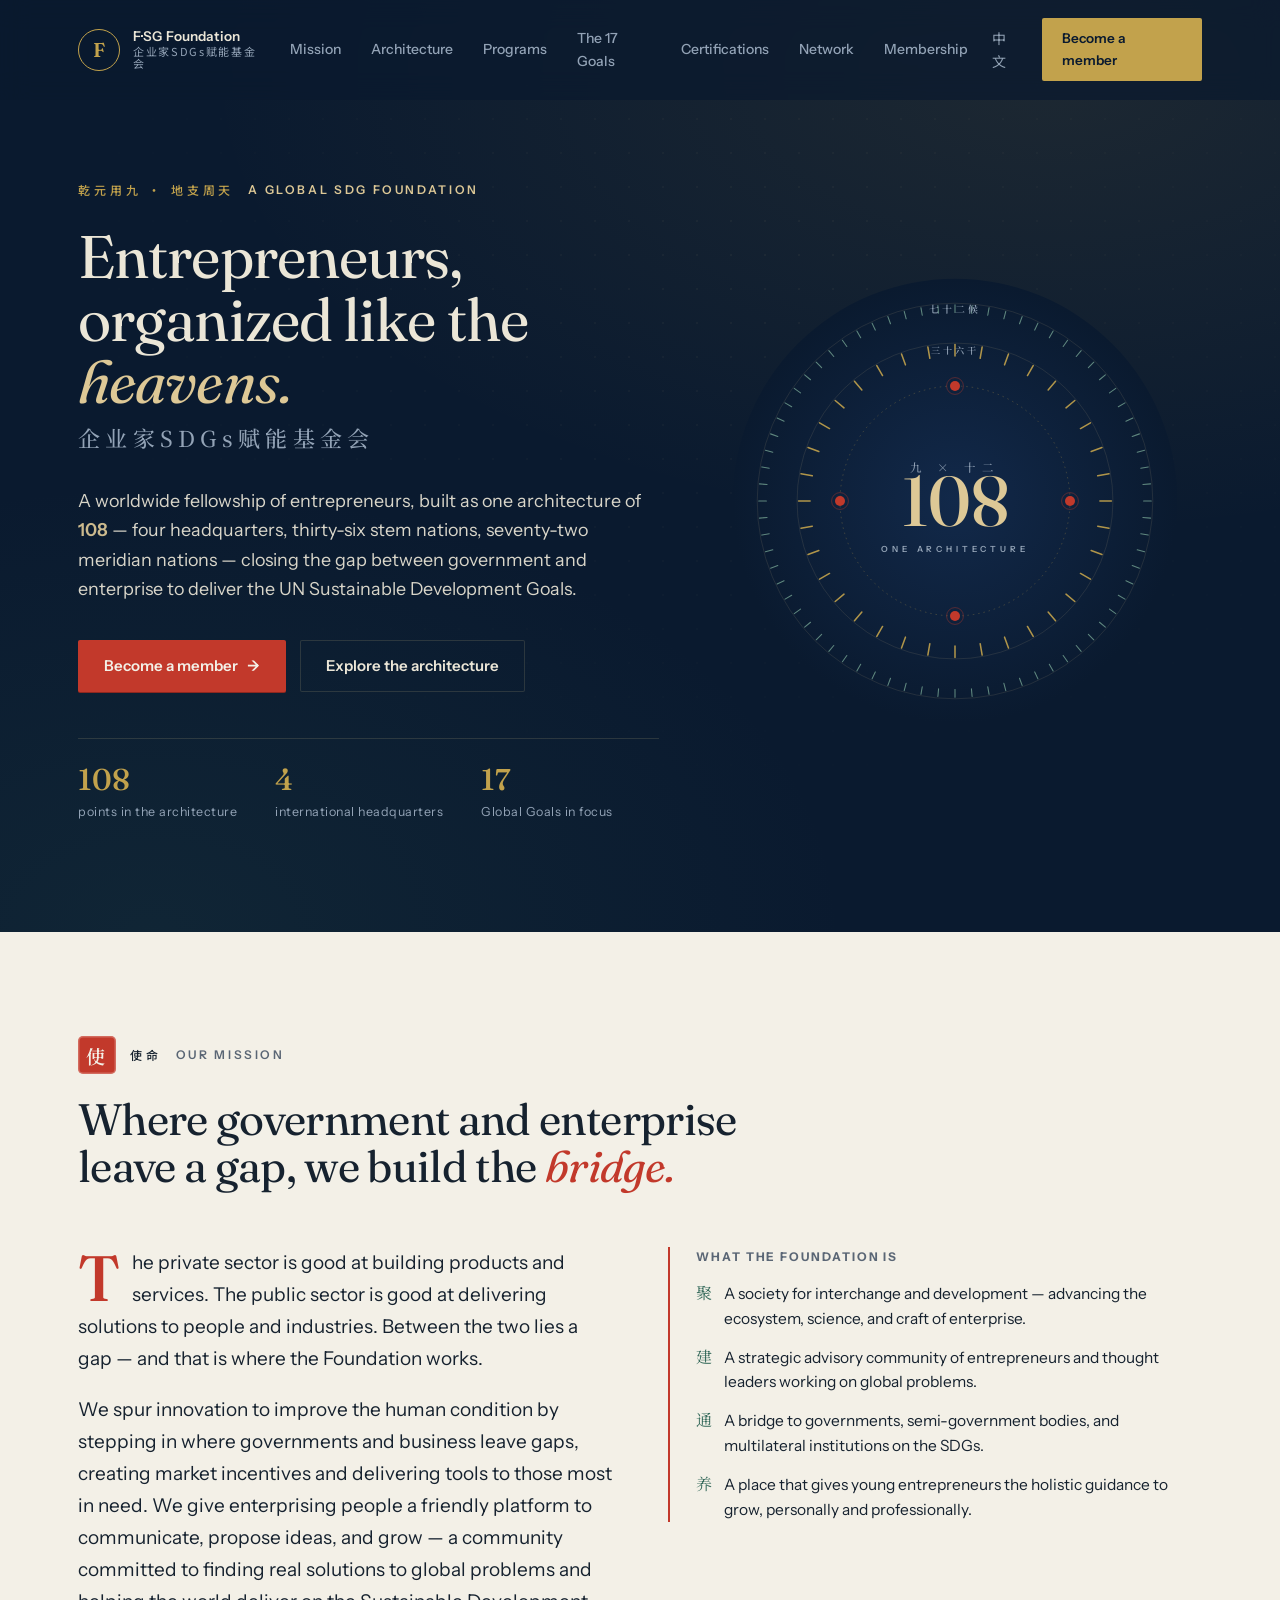
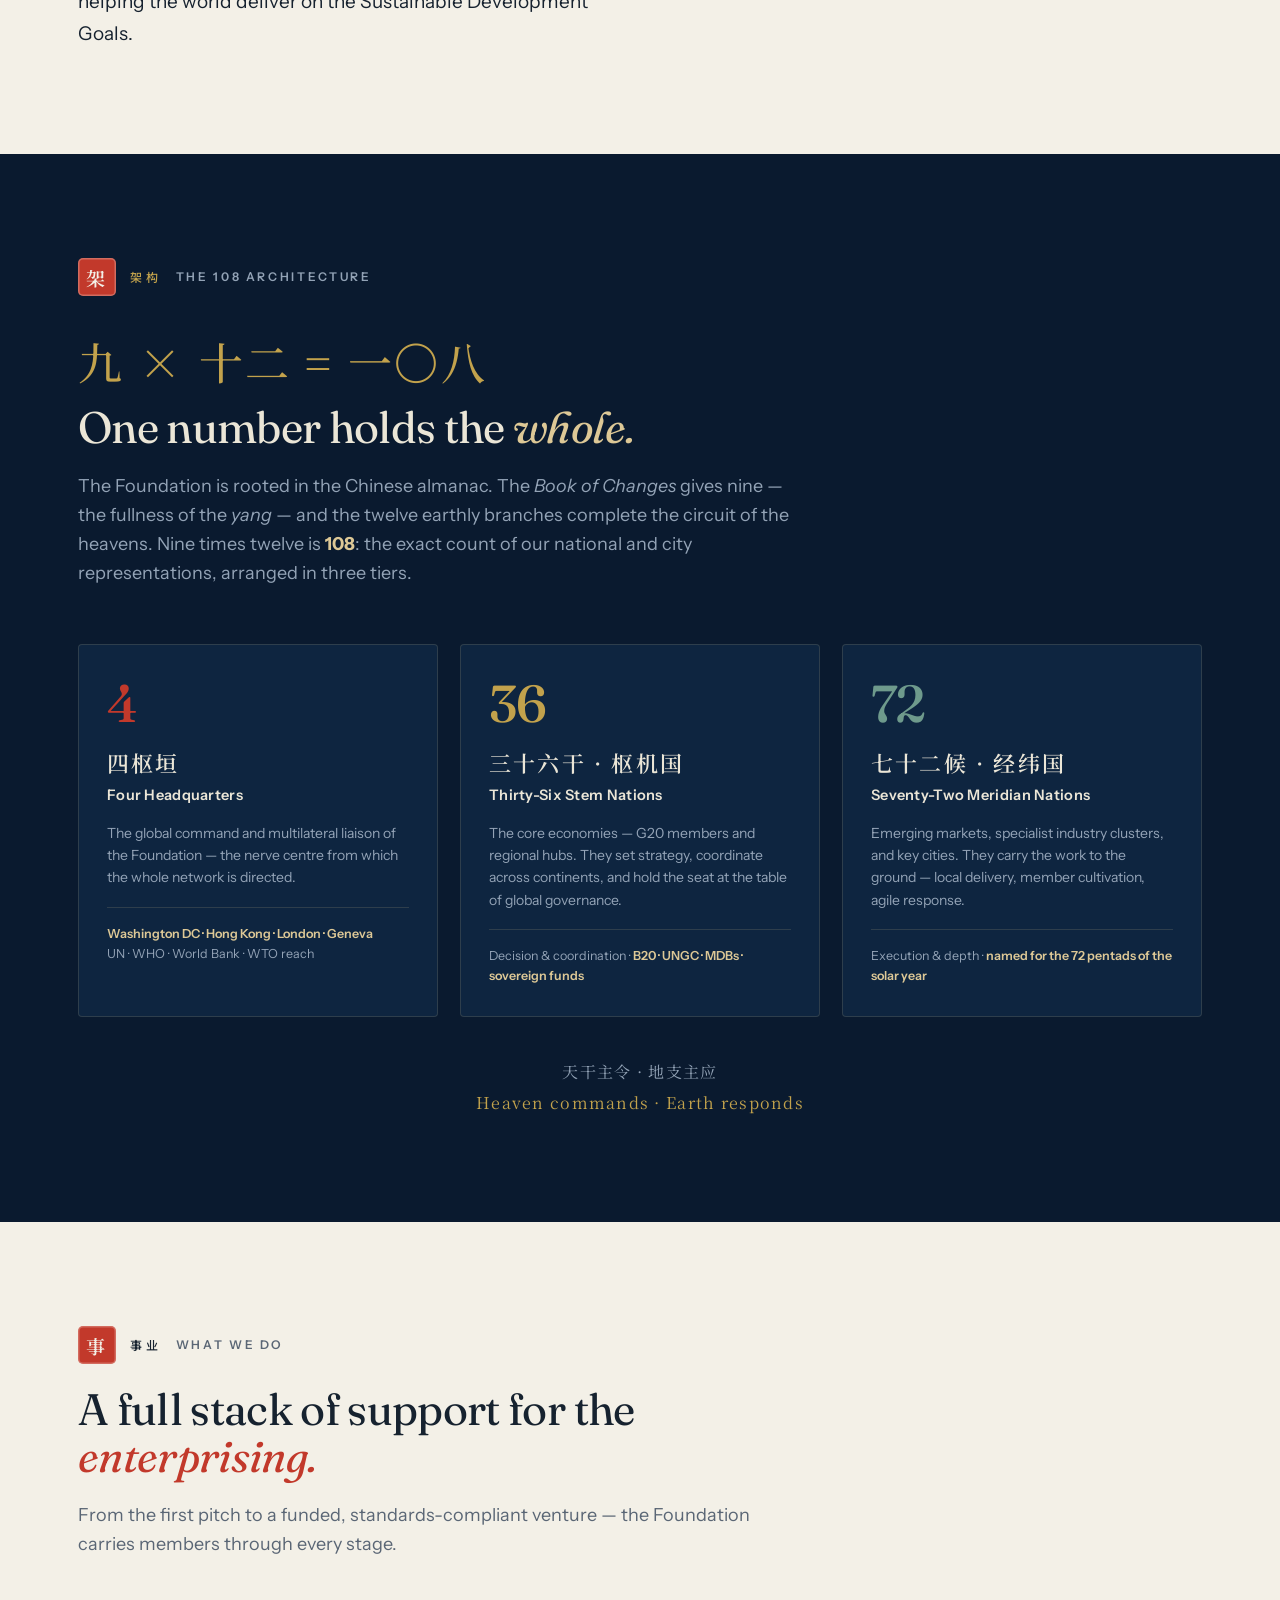
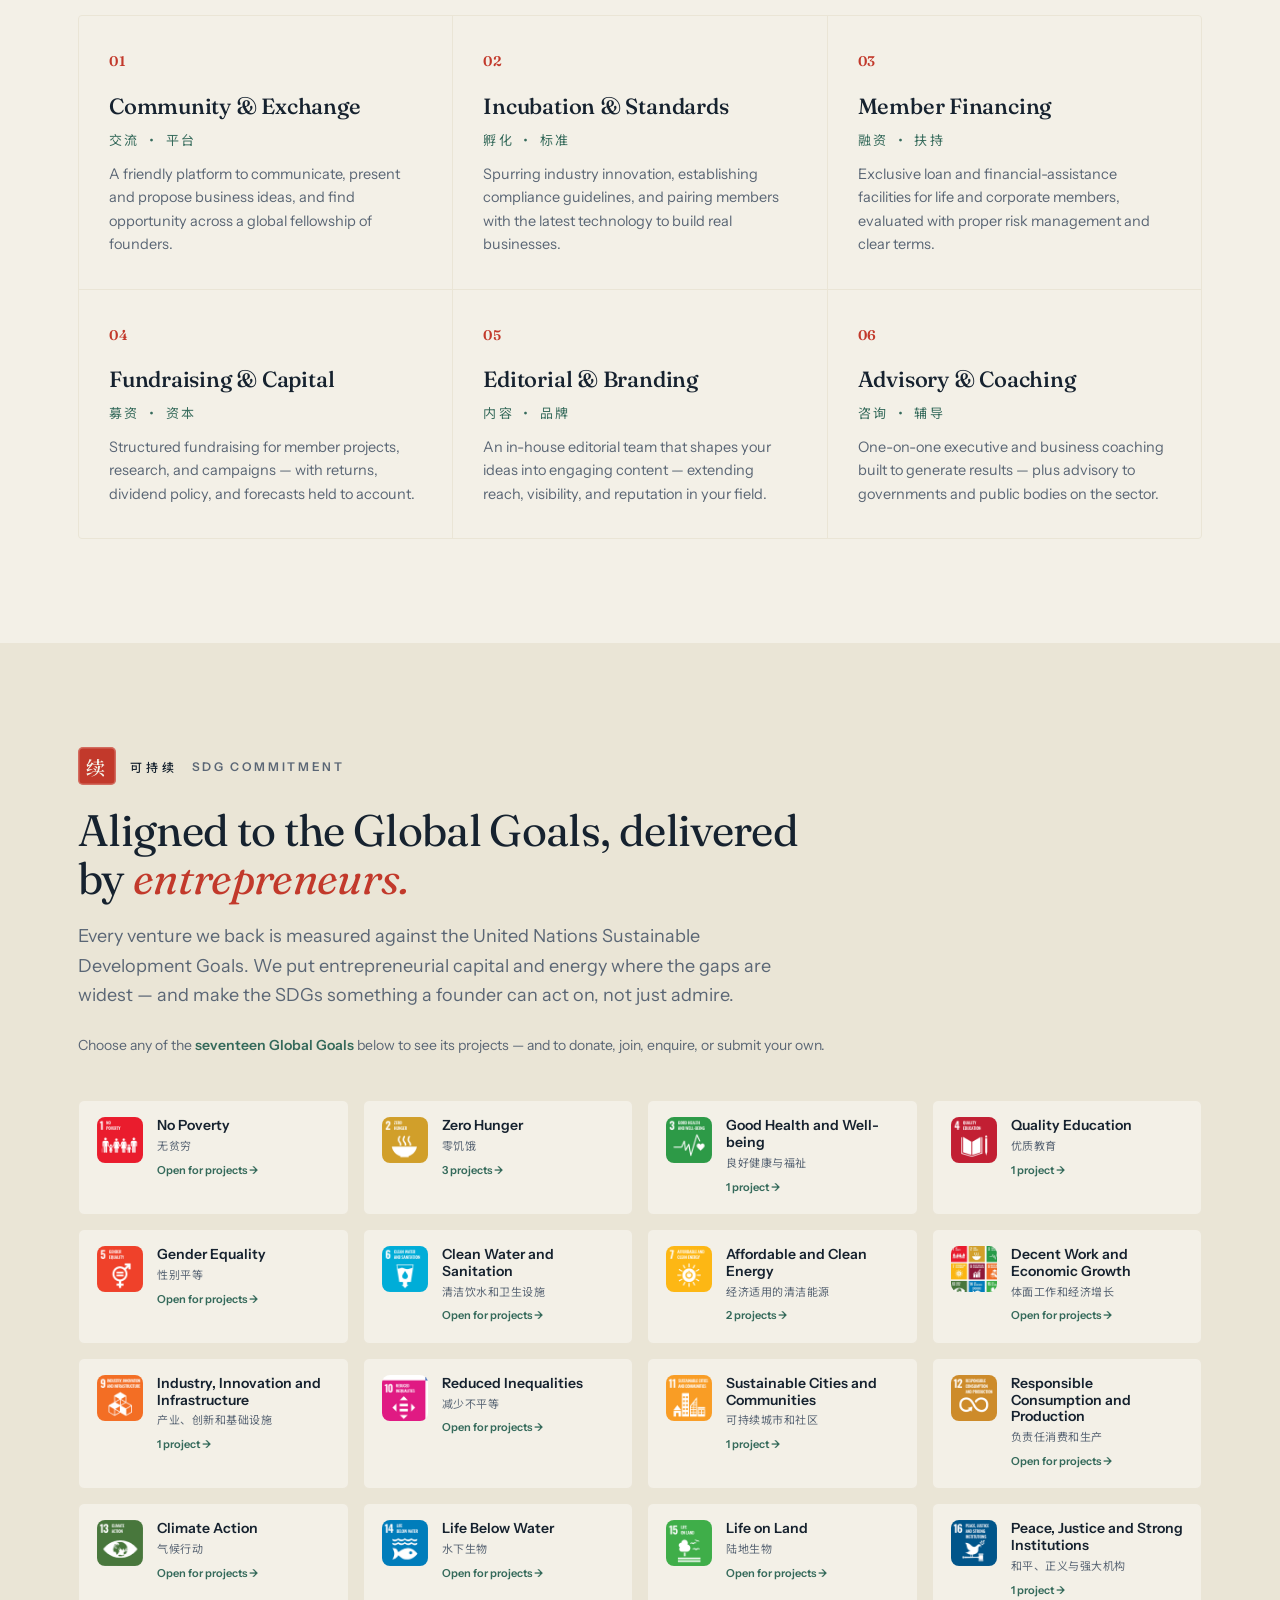
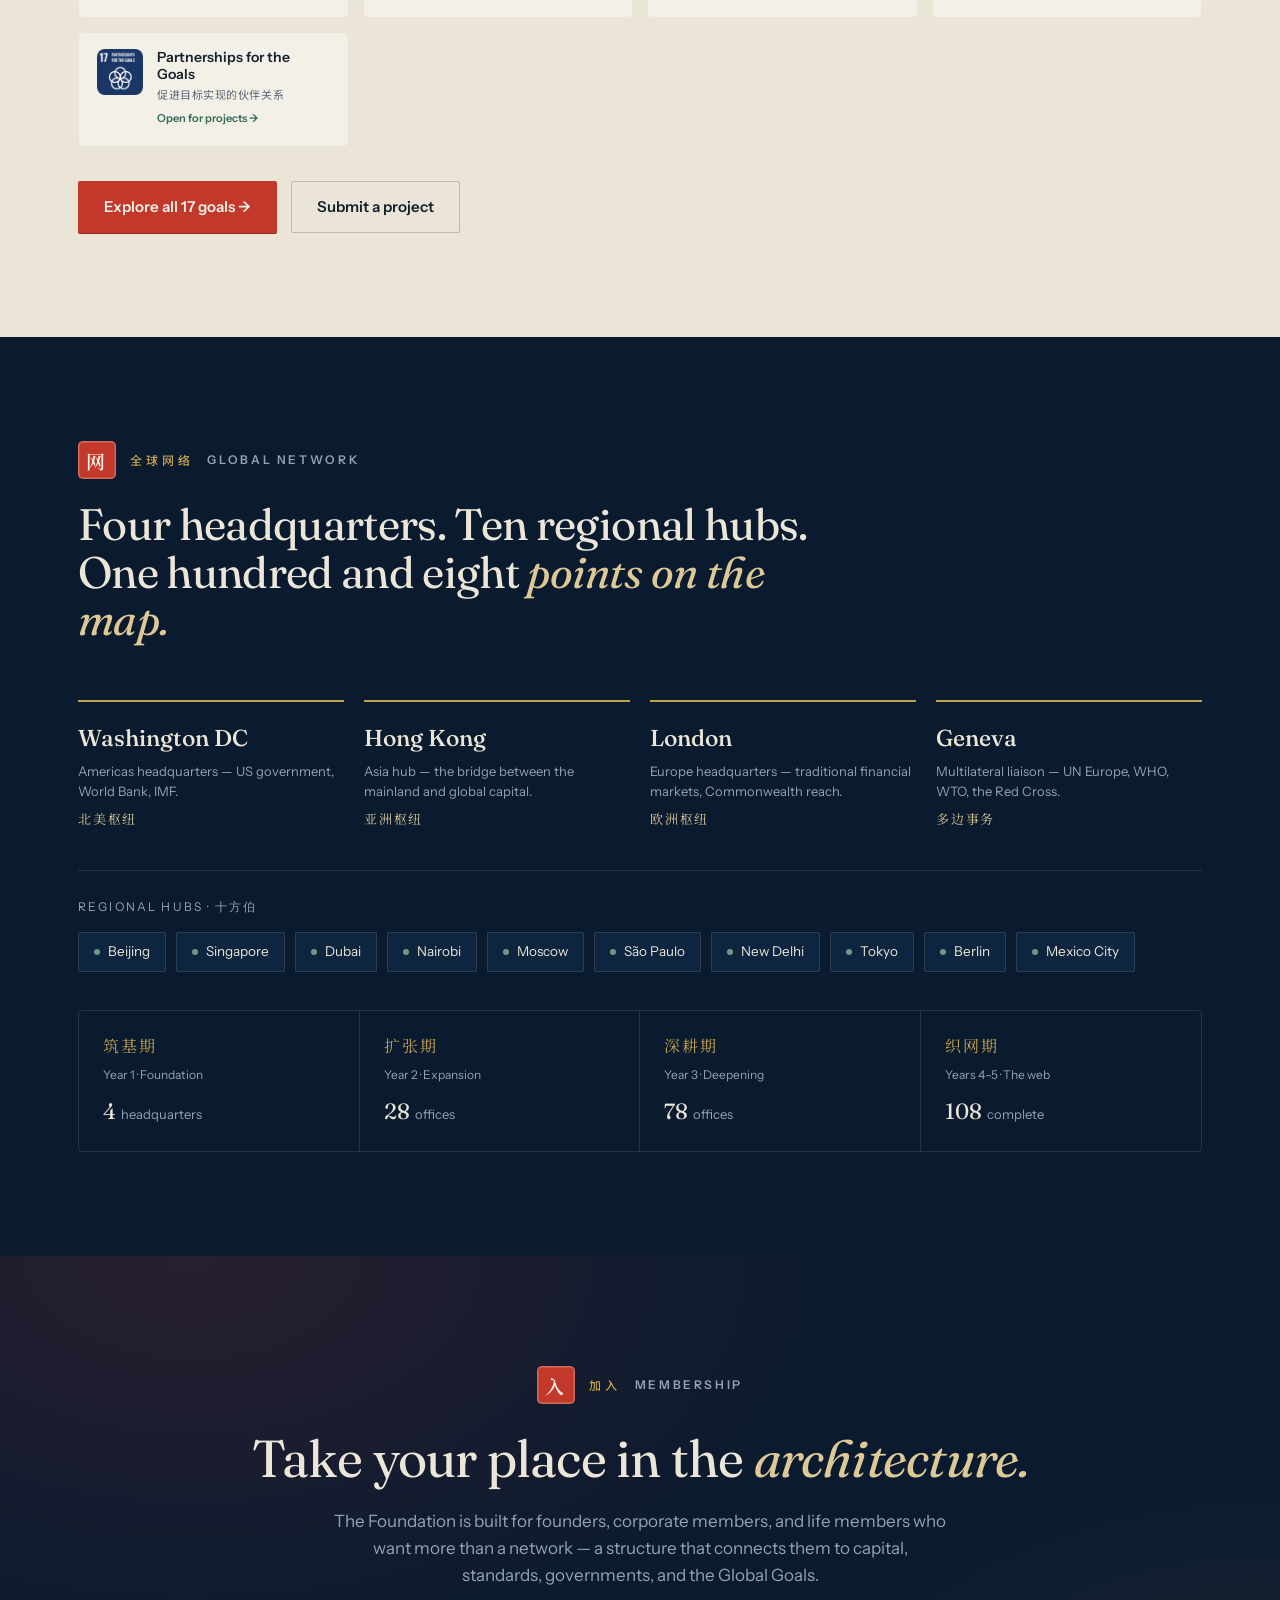
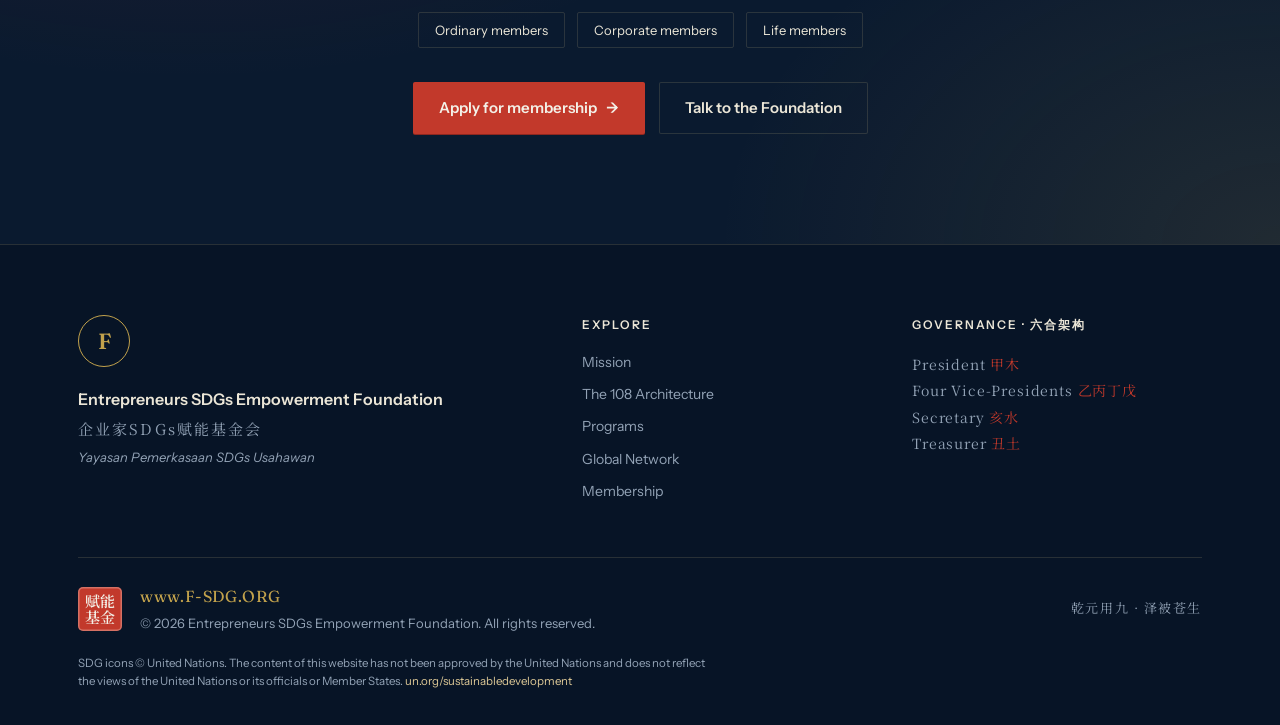
<file: index.html>
<!DOCTYPE html>
<html lang="en">
<head>
<meta charset="UTF-8">
<meta name="viewport" content="width=device-width, initial-scale=1.0">
<title>Entrepreneurs SDGs Empowerment Foundation · 企业家SDGs赋能基金会</title>
<meta name="description" content="A worldwide fellowship of entrepreneurs organized as one architecture of 108 — four headquarters, thirty-six stem nations, seventy-two meridian nations — closing the gap between government and enterprise to deliver the UN Sustainable Development Goals.">
<link rel="preconnect" href="https://fonts.googleapis.com">
<link rel="preconnect" href="https://fonts.gstatic.com" crossorigin>
<link href="https://fonts.googleapis.com/css2?family=Fraunces:opsz,wght@9..144,300;9..144,400;9..144,500;9..144,600&family=Instrument+Sans:wght@400;500;600&family=Noto+Serif+SC:wght@400;500;600;700&family=Noto+Sans+SC:wght@300;400;500&display=swap" rel="stylesheet">
<style>
  :root{
    --ink:#0A1A2F;          /* deep prussian indigo — heaven */
    --ink-2:#0E2540;        /* raised panel on ink */
    --ink-line:rgba(210,190,140,.16);
    --paper:#F3F0E7;        /* almanac paper — earth */
    --paper-2:#EAE5D6;      /* inset paper */
    --cinnabar:#C2392B;     /* 朱砂 — seal red */
    --cinnabar-deep:#8E271F;
    --gold:#C2A24C;         /* 金 */
    --gold-soft:#DDC896;
    --jade:#356A5B;         /* 青 */
    --jade-soft:#6E9A8C;
    --text:#16222F;         /* on paper */
    --muted:#5A6675;        /* on paper, secondary */
    --on-ink:#EBE6D7;       /* on indigo */
    --on-ink-mut:#93A3B6;   /* on indigo, secondary */
    --serif:"Fraunces",Georgia,serif;
    --cjk-serif:"Noto Serif SC",var(--serif);
    --sans:"Instrument Sans",-apple-system,BlinkMacSystemFont,"Segoe UI",sans-serif;
    --cjk-sans:"Noto Sans SC",var(--sans);
    --wrap:1180px;
  }

  *{box-sizing:border-box;margin:0;padding:0}
  html{scroll-behavior:smooth}
  body{
    font-family:var(--sans);
    background:var(--ink);
    color:var(--text);
    -webkit-font-smoothing:antialiased;
    text-rendering:optimizeLegibility;
    line-height:1.6;
  }
  ::selection{background:var(--cinnabar);color:var(--paper)}
  a{color:inherit;text-decoration:none}
  img,svg{display:block}

  .wrap{max-width:var(--wrap);margin:0 auto;padding:0 28px}

  /* ---------- Seal + eyebrow device ---------- */
  .seal{
    display:inline-flex;align-items:center;justify-content:center;
    width:38px;height:38px;flex:none;
    background:var(--cinnabar);
    color:var(--paper);
    font-family:var(--cjk-serif);font-weight:600;font-size:19px;
    border-radius:5px;
    box-shadow:inset 0 0 0 1.5px rgba(255,240,230,.28);
    line-height:1;padding-top:1px;
  }
  .eyebrow{
    display:flex;align-items:center;gap:14px;
    font-family:var(--sans);
    font-size:12px;font-weight:600;letter-spacing:.22em;text-transform:uppercase;
  }
  .eyebrow .zh{font-family:var(--cjk-sans);letter-spacing:.32em;font-weight:500}
  .eyebrow .en{color:var(--muted)}
  .on-dark .eyebrow .en{color:var(--on-ink-mut)}

  /* ---------- Nav ---------- */
  header.nav{
    position:fixed;top:0;left:0;right:0;z-index:60;
    background:rgba(10,26,47,.72);
    backdrop-filter:blur(14px);-webkit-backdrop-filter:blur(14px);
    border-bottom:1px solid transparent;
    transition:background .4s ease,border-color .4s ease,padding .4s ease;
  }
  header.nav.scrolled{background:rgba(8,20,37,.94);border-bottom-color:var(--ink-line)}
  .nav-inner{
    max-width:var(--wrap);margin:0 auto;padding:18px 28px;
    display:flex;align-items:center;justify-content:space-between;gap:24px;
    transition:padding .4s ease;
  }
  header.nav.scrolled .nav-inner{padding:12px 28px}
  .brand{display:flex;align-items:center;gap:13px;color:var(--on-ink)}
  .brand .mono{
    font-family:var(--serif);font-weight:600;font-size:20px;letter-spacing:.02em;
    width:42px;height:42px;flex:none;display:flex;align-items:center;justify-content:center;
    border:1px solid var(--gold);color:var(--gold);border-radius:50%;
  }
  .brand .bt{display:flex;flex-direction:column;line-height:1.15}
  .brand .bt b{font-family:var(--sans);font-weight:600;font-size:13.5px;letter-spacing:.01em}
  .brand .bt span{font-family:var(--cjk-sans);font-size:11px;color:var(--on-ink-mut);letter-spacing:.15em}
  .nav-links{display:flex;align-items:center;gap:30px}
  .nav-links a{
    color:var(--on-ink-mut);font-size:14px;font-weight:500;
    transition:color .2s;position:relative;padding:4px 0;
  }
  .nav-links a:hover{color:var(--on-ink)}
  .nav-cta{
    font-size:13.5px;font-weight:600;color:var(--ink);
    background:var(--gold);padding:10px 20px;border-radius:2px;
    transition:background .2s,transform .2s;
  }
  .nav-cta:hover{background:var(--gold-soft);transform:translateY(-1px)}
  .nav-lang{color:var(--on-ink-mut);font-family:var(--cjk-sans);font-size:14px;letter-spacing:.1em}
  .nav-lang:hover{color:var(--gold)}
  .burger{display:none;background:none;border:0;cursor:pointer;padding:8px;flex-direction:column;gap:5px}
  .burger span{width:24px;height:1.5px;background:var(--on-ink);display:block;transition:.3s}

  /* ---------- Hero (heaven) ---------- */
  .hero{
    position:relative;overflow:hidden;
    background:
      radial-gradient(120% 90% at 82% 8%, rgba(194,162,76,.10), transparent 55%),
      radial-gradient(90% 80% at 12% 100%, rgba(53,106,91,.14), transparent 60%),
      var(--ink);
    padding:180px 0 110px;
  }
  .hero:before{ /* faint celestial grid */
    content:"";position:absolute;inset:0;
    background-image:radial-gradient(rgba(221,200,150,.10) 1px,transparent 1.4px);
    background-size:34px 34px;opacity:.5;pointer-events:none;
    -webkit-mask-image:radial-gradient(80% 80% at 60% 30%,#000,transparent 75%);
            mask-image:radial-gradient(80% 80% at 60% 30%,#000,transparent 75%);
  }
  .hero-grid{
    position:relative;display:grid;grid-template-columns:1.08fr .92fr;
    gap:48px;align-items:center;
  }
  .hero-copy .eyebrow{margin-bottom:26px}
  .hero-copy .eyebrow .en{color:var(--gold-soft)}
  .hero-copy .eyebrow .zh{color:var(--gold)}
  .h-title{
    font-family:var(--serif);color:var(--on-ink);
    font-weight:400;font-size:clamp(34px,5vw,60px);line-height:1.04;
    letter-spacing:-.015em;margin-bottom:8px;
  }
  .h-title em{font-style:italic;color:var(--gold-soft)}
  .h-zh{
    font-family:var(--cjk-serif);color:var(--on-ink-mut);
    font-size:clamp(16px,2vw,22px);font-weight:500;letter-spacing:.24em;
    margin-bottom:30px;
  }
  .h-thesis{
    color:var(--on-ink);font-size:clamp(16px,1.4vw,18px);line-height:1.65;
    max-width:36em;margin-bottom:36px;font-weight:400;opacity:.92;
  }
  .h-thesis b{color:var(--gold-soft);font-weight:600}
  .h-actions{display:flex;flex-wrap:wrap;gap:14px;margin-bottom:46px}
  .btn{
    display:inline-flex;align-items:center;gap:9px;
    font-size:15px;font-weight:600;padding:14px 26px;border-radius:2px;
    transition:transform .2s,background .2s,color .2s,box-shadow .2s;cursor:pointer;border:0;
  }
  .btn-primary{background:var(--cinnabar);color:var(--paper);box-shadow:0 1px 0 var(--cinnabar-deep)}
  .btn-primary:hover{background:#d0402f;transform:translateY(-2px);box-shadow:0 6px 22px rgba(194,57,43,.34)}
  .btn-ghost{background:transparent;color:var(--on-ink);box-shadow:inset 0 0 0 1px var(--ink-line)}
  .btn-ghost:hover{box-shadow:inset 0 0 0 1px var(--gold);color:var(--gold-soft);transform:translateY(-2px)}
  .btn .arw{transition:transform .2s}
  .btn:hover .arw{transform:translateX(3px)}

  .h-stats{display:flex;gap:38px;flex-wrap:wrap;border-top:1px solid var(--ink-line);padding-top:26px}
  .h-stat .n{font-family:var(--serif);font-size:30px;color:var(--gold);line-height:1;font-weight:500}
  .h-stat .l{font-size:12.5px;color:var(--on-ink-mut);margin-top:7px;letter-spacing:.04em}

  /* ---------- The 108 dial ---------- */
  .dial-wrap{position:relative;display:flex;align-items:center;justify-content:center}
  .dial{width:min(100%,460px);height:auto;overflow:visible}
  .dial .c-center-num{font-family:var(--serif);font-weight:500;fill:var(--gold-soft)}
  .dial .c-center-sub{font-family:var(--cjk-serif);font-weight:500;fill:var(--on-ink-mut)}
  .dial .c-center-en{font-family:var(--sans);font-weight:600;fill:var(--on-ink-mut)}
  .dial .ring-label{font-family:var(--cjk-serif);font-weight:600;fill:var(--on-ink-mut)}
  .spin-slow{transform-origin:300px 300px;animation:spin 240s linear infinite}
  .spin-rev{transform-origin:300px 300px;animation:spin 180s linear infinite reverse}
  .pulse{animation:pulse 5s ease-in-out infinite}
  @keyframes spin{to{transform:rotate(360deg)}}
  @keyframes pulse{0%,100%{opacity:.55}50%{opacity:1}}

  /* ---------- Section frame ---------- */
  section{position:relative}
  .band{padding:104px 0}
  .band-paper{background:var(--paper);color:var(--text)}
  .band-paper-2{background:var(--paper-2);color:var(--text)}
  .band-ink{background:var(--ink);color:var(--on-ink)}
  .sec-head{max-width:760px;margin-bottom:56px}
  .sec-head .eyebrow{margin-bottom:22px}
  .sec-title{
    font-family:var(--serif);font-weight:400;letter-spacing:-.015em;
    font-size:clamp(28px,3.6vw,44px);line-height:1.08;
  }
  .band-ink .sec-title{color:var(--on-ink)}
  .sec-title em{font-style:italic;color:var(--cinnabar)}
  .band-ink .sec-title em{color:var(--gold-soft)}
  .sec-lead{font-size:18px;line-height:1.62;color:var(--muted);margin-top:20px;max-width:60ch}
  .band-ink .sec-lead{color:var(--on-ink-mut)}

  /* ---------- Mission ---------- */
  .mission-grid{display:grid;grid-template-columns:1fr 1fr;gap:56px;align-items:start}
  .mission-lead p{font-size:19px;line-height:1.68;color:var(--text);margin-bottom:20px}
  .mission-lead p:last-child{margin-bottom:0}
  .mission-lead .drop::first-letter{
    font-family:var(--serif);float:left;font-size:64px;line-height:.72;
    padding:8px 12px 0 0;color:var(--cinnabar);font-weight:500;
  }
  .mission-side{border-left:2px solid var(--cinnabar);padding-left:26px}
  .mission-side h4{font-family:var(--sans);font-size:12px;letter-spacing:.16em;text-transform:uppercase;color:var(--muted);margin-bottom:16px}
  .mission-side ul{list-style:none;display:flex;flex-direction:column;gap:14px}
  .mission-side li{display:flex;gap:12px;font-size:15.5px;color:var(--text)}
  .mission-side li .b{color:var(--jade);font-family:var(--cjk-serif);font-size:16px;flex:none;line-height:1.4}

  /* ---------- Architecture tiers ---------- */
  .tier-intro{font-family:var(--cjk-serif);font-size:clamp(26px,4vw,44px);color:var(--gold);letter-spacing:.06em;margin:30px 0 8px;font-weight:500}
  .tiers{display:grid;grid-template-columns:repeat(3,1fr);gap:22px;margin-top:46px}
  .tier{
    background:var(--ink-2);border:1px solid var(--ink-line);border-radius:4px;
    padding:32px 28px 30px;position:relative;overflow:hidden;
    transition:transform .3s,border-color .3s;
  }
  .tier:hover{transform:translateY(-4px);border-color:rgba(194,162,76,.4)}
  .tier .cnt{font-family:var(--serif);font-size:52px;line-height:1;font-weight:500;letter-spacing:-.02em}
  .tier .cnt.t1{color:var(--cinnabar)}
  .tier .cnt.t2{color:var(--gold)}
  .tier .cnt.t3{color:var(--jade-soft)}
  .tier .zh{font-family:var(--cjk-serif);font-size:22px;font-weight:600;color:var(--on-ink);margin:16px 0 4px;letter-spacing:.1em}
  .tier .en{font-size:14.5px;font-weight:600;color:var(--on-ink);letter-spacing:.02em}
  .tier .desc{font-size:14px;line-height:1.6;color:var(--on-ink-mut);margin-top:14px}
  .tier .foot{margin-top:18px;padding-top:16px;border-top:1px solid var(--ink-line);font-size:12.5px;color:var(--on-ink-mut)}
  .tier .foot b{color:var(--gold-soft);font-weight:600}
  .arch-note{
    margin-top:40px;font-family:var(--cjk-serif);font-size:16px;color:var(--on-ink-mut);
    letter-spacing:.08em;text-align:center;line-height:1.9;
  }
  .arch-note span{color:var(--gold)}

  /* ---------- Programs ---------- */
  .prog-grid{display:grid;grid-template-columns:repeat(3,1fr);gap:1px;background:var(--paper-2);border:1px solid var(--paper-2);border-radius:4px;overflow:hidden}
  .prog{background:var(--paper);padding:34px 30px 32px;transition:background .3s}
  .prog:hover{background:#fff}
  .prog .idx{font-family:var(--serif);font-size:14px;color:var(--cinnabar);font-weight:600;letter-spacing:.04em}
  .prog h3{font-family:var(--serif);font-size:22px;font-weight:500;margin:16px 0 6px;letter-spacing:-.01em}
  .prog .zh{font-family:var(--cjk-sans);font-size:13px;color:var(--jade);letter-spacing:.18em;margin-bottom:12px}
  .prog p{font-size:14.5px;line-height:1.62;color:var(--muted)}

  /* ---------- SDG ---------- */
  .sdg-grid{display:grid;grid-template-columns:1.1fr .9fr;gap:56px;align-items:center}
  .sdg-goals{display:grid;grid-template-columns:1fr 1fr;gap:16px}
  .goal{
    display:flex;gap:16px;align-items:center;background:var(--paper);
    border:1px solid var(--paper-2);border-radius:4px;padding:18px 20px;
    transition:transform .25s,box-shadow .25s;
  }
  .goal:hover{transform:translateY(-3px);box-shadow:0 10px 26px rgba(20,34,47,.09)}
  .goal .num{
    width:46px;height:46px;flex:none;border-radius:6px;color:#fff;
    font-family:var(--serif);font-weight:600;font-size:20px;
    display:flex;align-items:center;justify-content:center;
  }
  .goal .tx b{display:block;font-size:15px;font-weight:600;color:var(--text)}
  .goal .tx span{font-size:12.5px;color:var(--muted)}
  .sdg-all{margin-top:24px;font-size:14px;color:var(--muted)}
  .sdg-all b{color:var(--jade);font-weight:600}

  /* ---------- Network ---------- */
  .hq-grid{display:grid;grid-template-columns:repeat(4,1fr);gap:20px;margin-bottom:40px}
  .hq{border-top:2px solid var(--gold);padding-top:18px}
  .hq .city{font-family:var(--serif);font-size:23px;font-weight:500}
  .hq .role{font-size:13px;color:var(--on-ink-mut);margin-top:6px;line-height:1.5}
  .hq .zh{font-family:var(--cjk-serif);font-size:13px;color:var(--gold-soft);letter-spacing:.14em;margin-top:8px}
  .hubs{border-top:1px solid var(--ink-line);padding-top:26px}
  .hubs .lab{font-size:12px;letter-spacing:.18em;text-transform:uppercase;color:var(--on-ink-mut);margin-bottom:16px}
  .hub-chips{display:flex;flex-wrap:wrap;gap:10px}
  .chip{
    font-size:13.5px;color:var(--on-ink);background:var(--ink-2);
    border:1px solid var(--ink-line);border-radius:2px;padding:8px 15px;
    display:flex;align-items:center;gap:8px;
  }
  .chip .d{width:6px;height:6px;border-radius:50%;background:var(--jade-soft)}
  .net-phase{margin-top:38px;display:flex;flex-wrap:wrap;gap:0;border:1px solid var(--ink-line);border-radius:4px;overflow:hidden}
  .phase{flex:1 1 200px;padding:22px 24px;border-right:1px solid var(--ink-line)}
  .phase:last-child{border-right:0}
  .phase .zh{font-family:var(--cjk-serif);color:var(--gold);font-size:16px;letter-spacing:.14em}
  .phase .yr{font-size:12px;color:var(--on-ink-mut);margin:6px 0 10px}
  .phase .goaln{font-family:var(--serif);font-size:22px;color:var(--on-ink)}
  .phase .goaln small{font-size:13px;color:var(--on-ink-mut);font-family:var(--sans)}

  /* ---------- Membership CTA ---------- */
  .join{
    background:
      radial-gradient(90% 120% at 15% 0%, rgba(194,57,43,.16), transparent 60%),
      radial-gradient(80% 120% at 100% 100%, rgba(194,162,76,.12), transparent 55%),
      var(--ink);
    text-align:center;padding:110px 0;
  }
  .join .eyebrow{justify-content:center;margin-bottom:26px}
  .join h2{font-family:var(--serif);color:var(--on-ink);font-weight:400;font-size:clamp(30px,4.4vw,52px);line-height:1.08;letter-spacing:-.015em}
  .join h2 em{font-style:italic;color:var(--gold-soft)}
  .join p{max-width:56ch;margin:22px auto 8px;color:var(--on-ink-mut);font-size:17px;line-height:1.6}
  .join .tiers-line{margin:22px auto 34px;display:flex;gap:12px;justify-content:center;flex-wrap:wrap}
  .join .tiers-line span{font-size:13px;color:var(--on-ink);border:1px solid var(--ink-line);border-radius:2px;padding:7px 16px}
  .join .h-actions{justify-content:center;margin-bottom:0}

  /* ---------- Footer ---------- */
  footer{background:#071426;color:var(--on-ink-mut);padding:70px 0 34px;border-top:1px solid var(--ink-line)}
  .foot-top{display:grid;grid-template-columns:1.6fr 1fr 1fr;gap:40px;padding-bottom:44px;border-bottom:1px solid var(--ink-line)}
  .foot-brand .mono{
    font-family:var(--serif);font-weight:600;font-size:22px;color:var(--gold);
    width:52px;height:52px;border:1px solid var(--gold);border-radius:50%;
    display:flex;align-items:center;justify-content:center;margin-bottom:20px;
  }
  .foot-brand b{display:block;color:var(--on-ink);font-family:var(--sans);font-size:16px;font-weight:600;margin-bottom:4px}
  .foot-brand .zh{font-family:var(--cjk-serif);font-size:15px;color:var(--on-ink-mut);letter-spacing:.14em}
  .foot-brand .my{font-size:13px;margin-top:6px;font-style:italic}
  .foot-col h5{color:var(--on-ink);font-size:12px;letter-spacing:.16em;text-transform:uppercase;margin-bottom:16px;font-weight:600}
  .foot-col a,.foot-col p{display:block;font-size:14px;color:var(--on-ink-mut);margin-bottom:10px;transition:color .2s}
  .foot-col a:hover{color:var(--gold-soft)}
  .gov-line{font-family:var(--cjk-serif);font-size:13px;line-height:1.9;letter-spacing:.06em}
  .gov-line span{color:var(--cinnabar)}
  .foot-bot{display:flex;justify-content:space-between;align-items:center;flex-wrap:wrap;gap:16px;padding-top:26px;font-size:13px}
  .foot-bot .dom{font-family:var(--serif);color:var(--gold);font-size:16px;letter-spacing:.04em}
  .foot-seal{
    display:inline-flex;align-items:center;justify-content:center;width:44px;height:44px;
    background:var(--cinnabar);color:var(--paper);border-radius:5px;
    font-family:var(--cjk-serif);font-weight:600;font-size:15px;line-height:1.05;text-align:center;
    box-shadow:inset 0 0 0 1.5px rgba(255,240,230,.3);
  }

  /* ---------- reveal ---------- */
  .reveal{opacity:0;transform:translateY(22px);transition:opacity .8s cubic-bezier(.2,.7,.2,1),transform .8s cubic-bezier(.2,.7,.2,1)}
  .reveal.in{opacity:1;transform:none}

  /* ---------- responsive ---------- */
  @media(max-width:960px){
    .nav-links,.nav-lang{display:none}
    .burger{display:flex}
    .hero-grid,.mission-grid,.sdg-grid{grid-template-columns:1fr;gap:40px}
    .dial-wrap{order:-1}
    .dial{width:min(78%,360px)}
    .tiers{grid-template-columns:1fr}
    .prog-grid{grid-template-columns:1fr 1fr}
    .hq-grid{grid-template-columns:1fr 1fr;gap:24px}
    .foot-top{grid-template-columns:1fr 1fr}
    .phase{border-right:0;border-bottom:1px solid var(--ink-line);flex:1 1 100%}
    .phase:last-child{border-bottom:0}
    /* mobile menu */
    .nav-links.open{
      display:flex;flex-direction:column;gap:0;position:absolute;top:100%;left:0;right:0;
      background:rgba(8,20,37,.98);border-top:1px solid var(--ink-line);padding:8px 28px 20px;
    }
    .nav-links.open a{padding:14px 0;border-bottom:1px solid var(--ink-line)}
  }
  @media(max-width:560px){
    .wrap{padding:0 20px}
    .band{padding:74px 0}
    .prog-grid,.sdg-goals{grid-template-columns:1fr}
    .hq-grid,.foot-top{grid-template-columns:1fr}
    .h-stats{gap:26px}
  }
  @media(prefers-reduced-motion:reduce){
    *{scroll-behavior:auto!important}
    .spin-slow,.spin-rev,.pulse{animation:none!important}
    .reveal{opacity:1;transform:none;transition:none}
    .btn,.tier,.goal,.nav-cta{transition:none}
  }
</style>
</head>
<body>

<!-- ================= NAV ================= -->
<header class="nav" id="nav">
  <div class="nav-inner">
    <a class="brand" href="#top" aria-label="Home">
      <span class="mono">F</span>
      <span class="bt"><b>F&middot;SG&nbsp;Foundation</b><span>企业家SDGs赋能基金会</span></span>
    </a>
    <nav class="nav-links" id="navlinks" aria-label="Primary">
      <a href="#mission">Mission</a>
      <a href="#architecture">Architecture</a>
      <a href="#programs">Programs</a>
      <a href="sdgs.html">The 17 Goals</a>
      <a href="certifications.html">Certifications</a>
      <a href="#network">Network</a>
      <a href="#membership">Membership</a>
    </nav>
    <div style="display:flex;align-items:center;gap:20px">
      <a class="nav-lang" href="#" aria-label="切换到中文">中文</a>
      <a class="nav-cta" href="#membership">Become a member</a>
      <button class="burger" id="burger" aria-label="Menu" aria-expanded="false"><span></span><span></span><span></span></button>
    </div>
  </div>
</header>

<!-- ================= HERO ================= -->
<main id="top">
<section class="hero on-dark">
  <div class="wrap hero-grid">
    <div class="hero-copy">
      <div class="eyebrow">
        <span class="zh">乾元用九 · 地支周天</span>
        <span class="en">A global SDG foundation</span>
      </div>
      <h1 class="h-title">Entrepreneurs, organized like the <em>heavens.</em></h1>
      <div class="h-zh">企业家SDGs赋能基金会</div>
      <p class="h-thesis">A worldwide fellowship of entrepreneurs, built as one architecture of <b>108</b> — four headquarters, thirty-six stem nations, seventy-two meridian nations — closing the gap between government and enterprise to deliver the UN Sustainable Development Goals.</p>
      <div class="h-actions">
        <a class="btn btn-primary" href="#membership">Become a member <span class="arw">&rarr;</span></a>
        <a class="btn btn-ghost" href="#architecture">Explore the architecture</a>
      </div>
      <div class="h-stats">
        <div class="h-stat"><div class="n">108</div><div class="l">points in the architecture</div></div>
        <div class="h-stat"><div class="n">4</div><div class="l">international headquarters</div></div>
        <div class="h-stat"><div class="n">17</div><div class="l">Global Goals in focus</div></div>
      </div>
    </div>

    <div class="dial-wrap">
      <!-- 108 celestial dial: 72 + 36 + 4 -->
      <svg class="dial" viewBox="0 0 600 600" role="img" aria-label="The 108 architecture: an outer ring of seventy-two meridian nations, a ring of thirty-six stem nations, and four headquarters at the cardinal points.">
        <defs>
          <radialGradient id="glow" cx="50%" cy="50%" r="50%">
            <stop offset="0%" stop-color="#12294a"/>
            <stop offset="100%" stop-color="#0A1A2F"/>
          </radialGradient>
        </defs>
        <circle cx="300" cy="300" r="290" fill="url(#glow)"/>
        <!-- guide circles -->
        <circle cx="300" cy="300" r="258" fill="none" stroke="var(--ink-line)" stroke-width="1"/>
        <circle cx="300" cy="300" r="206" fill="none" stroke="var(--ink-line)" stroke-width="1"/>
        <circle cx="300" cy="300" r="150" fill="none" stroke="rgba(194,162,76,.35)" stroke-width="1" stroke-dasharray="2 5"/>
        <!-- tick groups populated by JS -->
        <g id="ring72" class="spin-slow"></g>
        <g id="ring36" class="spin-rev"></g>
        <g id="ring4"></g>
        <!-- ring labels -->
        <text class="ring-label" x="300" y="55" text-anchor="middle" font-size="13" letter-spacing="4">七十二候</text>
        <text class="ring-label" x="300" y="108" text-anchor="middle" font-size="12" letter-spacing="4">三十六干</text>
        <!-- center -->
        <text class="c-center-sub" x="300" y="262" text-anchor="middle" font-size="15" letter-spacing="8">九 × 十二</text>
        <text class="c-center-num" x="300" y="332" text-anchor="middle" font-size="92">108</text>
        <text class="c-center-en" x="300" y="366" text-anchor="middle" font-size="11" letter-spacing="5">ONE ARCHITECTURE</text>
      </svg>
    </div>
  </div>
</section>

<!-- ================= MISSION ================= -->
<section class="band band-paper" id="mission">
  <div class="wrap">
    <div class="sec-head reveal">
      <div class="eyebrow"><span class="seal">使</span><span class="zh">使命</span><span class="en">Our mission</span></div>
      <h2 class="sec-title">Where government and enterprise leave a gap, we build the <em>bridge.</em></h2>
    </div>
    <div class="mission-grid">
      <div class="mission-lead reveal">
        <p class="drop">The private sector is good at building products and services. The public sector is good at delivering solutions to people and industries. Between the two lies a gap — and that is where the Foundation works.</p>
        <p>We spur innovation to improve the human condition by stepping in where governments and business leave gaps, creating market incentives and delivering tools to those most in need. We give enterprising people a friendly platform to communicate, propose ideas, and grow — a community committed to finding real solutions to global problems and helping the world deliver on the Sustainable Development Goals.</p>
      </div>
      <div class="mission-side reveal">
        <h4>What the Foundation is</h4>
        <ul>
          <li><span class="b">聚</span><span>A society for interchange and development — advancing the ecosystem, science, and craft of enterprise.</span></li>
          <li><span class="b">建</span><span>A strategic advisory community of entrepreneurs and thought leaders working on global problems.</span></li>
          <li><span class="b">通</span><span>A bridge to governments, semi-government bodies, and multilateral institutions on the SDGs.</span></li>
          <li><span class="b">养</span><span>A place that gives young entrepreneurs the holistic guidance to grow, personally and professionally.</span></li>
        </ul>
      </div>
    </div>
  </div>
</section>

<!-- ================= ARCHITECTURE (heaven) ================= -->
<section class="band band-ink on-dark" id="architecture">
  <div class="wrap">
    <div class="sec-head reveal">
      <div class="eyebrow"><span class="seal">架</span><span class="zh" style="color:var(--gold)">架构</span><span class="en">The 108 architecture</span></div>
      <div class="tier-intro">九 × 十二 = 一〇八</div>
      <h2 class="sec-title">One number holds the <em>whole.</em></h2>
      <p class="sec-lead">The Foundation is rooted in the Chinese almanac. The <em>Book of Changes</em> gives nine — the fullness of the <i>yang</i> — and the twelve earthly branches complete the circuit of the heavens. Nine times twelve is <b style="color:var(--gold-soft)">108</b>: the exact count of our national and city representations, arranged in three tiers.</p>
    </div>

    <div class="tiers">
      <div class="tier reveal">
        <div class="cnt t1">4</div>
        <div class="zh">四枢垣</div>
        <div class="en">Four Headquarters</div>
        <div class="desc">The global command and multilateral liaison of the Foundation — the nerve centre from which the whole network is directed.</div>
        <div class="foot"><b>Washington DC · Hong Kong · London · Geneva</b><br>UN · WHO · World Bank · WTO reach</div>
      </div>
      <div class="tier reveal">
        <div class="cnt t2">36</div>
        <div class="zh">三十六干 · 枢机国</div>
        <div class="en">Thirty-Six Stem Nations</div>
        <div class="desc">The core economies — G20 members and regional hubs. They set strategy, coordinate across continents, and hold the seat at the table of global governance.</div>
        <div class="foot">Decision &amp; coordination · <b>B20 · UNGC · MDBs · sovereign funds</b></div>
      </div>
      <div class="tier reveal">
        <div class="cnt t3">72</div>
        <div class="zh">七十二候 · 经纬国</div>
        <div class="en">Seventy-Two Meridian Nations</div>
        <div class="desc">Emerging markets, specialist industry clusters, and key cities. They carry the work to the ground — local delivery, member cultivation, agile response.</div>
        <div class="foot">Execution &amp; depth · <b>named for the 72 pentads of the solar year</b></div>
      </div>
    </div>
    <p class="arch-note reveal">天干主令 · 地支主应<br><span>Heaven commands · Earth responds</span></p>
  </div>
</section>

<!-- ================= PROGRAMS ================= -->
<section class="band band-paper" id="programs">
  <div class="wrap">
    <div class="sec-head reveal">
      <div class="eyebrow"><span class="seal">事</span><span class="zh">事业</span><span class="en">What we do</span></div>
      <h2 class="sec-title">A full stack of support for the <em>enterprising.</em></h2>
      <p class="sec-lead">From the first pitch to a funded, standards-compliant venture — the Foundation carries members through every stage.</p>
    </div>
    <div class="prog-grid">
      <div class="prog reveal"><div class="idx">01</div><h3>Community &amp; Exchange</h3><div class="zh">交流 · 平台</div><p>A friendly platform to communicate, present and propose business ideas, and find opportunity across a global fellowship of founders.</p></div>
      <div class="prog reveal"><div class="idx">02</div><h3>Incubation &amp; Standards</h3><div class="zh">孵化 · 标准</div><p>Spurring industry innovation, establishing compliance guidelines, and pairing members with the latest technology to build real businesses.</p></div>
      <div class="prog reveal"><div class="idx">03</div><h3>Member Financing</h3><div class="zh">融资 · 扶持</div><p>Exclusive loan and financial-assistance facilities for life and corporate members, evaluated with proper risk management and clear terms.</p></div>
      <div class="prog reveal"><div class="idx">04</div><h3>Fundraising &amp; Capital</h3><div class="zh">募资 · 资本</div><p>Structured fundraising for member projects, research, and campaigns — with returns, dividend policy, and forecasts held to account.</p></div>
      <div class="prog reveal"><div class="idx">05</div><h3>Editorial &amp; Branding</h3><div class="zh">内容 · 品牌</div><p>An in-house editorial team that shapes your ideas into engaging content — extending reach, visibility, and reputation in your field.</p></div>
      <div class="prog reveal"><div class="idx">06</div><h3>Advisory &amp; Coaching</h3><div class="zh">咨询 · 辅导</div><p>One-on-one executive and business coaching built to generate results — plus advisory to governments and public bodies on the sector.</p></div>
    </div>
  </div>
</section>

<!-- ================= SDG ================= -->
<section class="band band-paper-2" id="sdg">
  <div class="wrap">
    <div class="reveal" style="max-width:760px;margin-bottom:44px">
      <div class="sec-head" style="margin-bottom:22px">
        <div class="eyebrow"><span class="seal">续</span><span class="zh">可持续</span><span class="en">SDG commitment</span></div>
      </div>
      <h2 class="sec-title">Aligned to the Global Goals, delivered by <em>entrepreneurs.</em></h2>
      <p class="sec-lead">Every venture we back is measured against the United Nations Sustainable Development Goals. We put entrepreneurial capital and energy where the gaps are widest — and make the SDGs something a founder can act on, not just admire.</p>
      <p class="sdg-all">Choose any of the <b>seventeen Global Goals</b> below to see its projects — and to donate, join, enquire, or submit your own.</p>
    </div>
    <div class="sdg-grid-17 reveal" id="home-sdg-grid"><!-- rendered by app.js --></div>
    <div class="reveal" style="margin-top:34px;display:flex;flex-wrap:wrap;gap:14px">
      <a class="btn btn-primary" href="sdgs.html">Explore all 17 goals &rarr;</a>
      <a class="btn btn-ghost" href="submit.html" style="color:var(--text);box-shadow:inset 0 0 0 1px rgba(20,34,47,.22)">Submit a project</a>
    </div>
  </div>
</section>

<style>
  .sdg-grid-17{display:grid;grid-template-columns:repeat(4,1fr);gap:14px}
  .sdg-grid-17 .sdg-tile{display:flex;gap:14px;align-items:flex-start;background:var(--paper);border:1px solid var(--paper-2);border-radius:6px;padding:16px 18px;transition:transform .25s,box-shadow .25s,border-color .25s;text-decoration:none}
  .sdg-grid-17 .sdg-tile:hover{transform:translateY(-3px);box-shadow:0 12px 30px rgba(10,20,30,.14);border-color:rgba(194,162,76,.5)}
  .sdg-grid-17 .sdg-num{width:46px;height:46px;flex:none;border-radius:8px;color:#fff;font-family:var(--serif);font-weight:600;font-size:21px;display:flex;align-items:center;justify-content:center;line-height:1}
  .sdg-grid-17 img.sdg-num.sdg-ico{object-fit:cover;background:transparent}
  .sdg-grid-17 .sdg-tx b{display:block;font-size:14px;font-weight:600;color:var(--text);line-height:1.2}
  .sdg-grid-17 .sdg-tx .zh{display:block;font-family:var(--cjk-sans);font-size:11px;color:var(--muted);margin-top:3px;letter-spacing:.05em}
  .sdg-grid-17 .sdg-tx .cnt{display:inline-block;margin-top:7px;font-size:11px;font-weight:600;color:var(--jade)}
  @media(max-width:960px){.sdg-grid-17{grid-template-columns:repeat(2,1fr)}}
  @media(max-width:560px){.sdg-grid-17{grid-template-columns:1fr}}
</style>
<script src="sdg-icons.js"></script>
<script src="sdg-data.js"></script>
<script>
  (function(){
    function build(){
      var el=document.getElementById("home-sdg-grid");
      if(!el||!window.SDG_META) return;
      el.innerHTML = window.SDG_META.map(function(m){
        var c = (window.SDG&&window.SDG.forSDG)? window.SDG.forSDG(m.n).length : 0;
        var cnt = c>0 ? (c+" project"+(c>1?"s":"")) : "Open for projects";
        var ic = window.SDG_ICONS && window.SDG_ICONS[m.n];
        var icon = ic
          ? '<img class="sdg-num sdg-ico" src="'+ic+'" alt="SDG '+m.n+' '+m.name+'" loading="lazy">'
          : '<span class="sdg-num" style="background:'+m.color+'">'+m.n+'</span>';
        return '<a class="sdg-tile" href="sdg.html?n='+m.n+'">'+ icon +
          '<span class="sdg-tx"><b>'+m.name+'</b><span class="zh">'+m.zh+'</span>'+
          '<span class="cnt">'+cnt+' &rarr;</span></span></a>';
      }).join("");
    }
    if(document.readyState!=="loading") build(); else document.addEventListener("DOMContentLoaded", build);
  })();
</script>

<!-- ================= NETWORK (heaven) ================= -->
<section class="band band-ink on-dark" id="network">
  <div class="wrap">
    <div class="sec-head reveal">
      <div class="eyebrow"><span class="seal">网</span><span class="zh" style="color:var(--gold)">全球网络</span><span class="en">Global network</span></div>
      <h2 class="sec-title">Four headquarters. Ten regional hubs. One hundred and eight <em>points on the map.</em></h2>
    </div>

    <div class="hq-grid reveal">
      <div class="hq"><div class="city">Washington DC</div><div class="role">Americas headquarters — US government, World Bank, IMF.</div><div class="zh">北美枢纽</div></div>
      <div class="hq"><div class="city">Hong Kong</div><div class="role">Asia hub — the bridge between the mainland and global capital.</div><div class="zh">亚洲枢纽</div></div>
      <div class="hq"><div class="city">London</div><div class="role">Europe headquarters — traditional financial markets, Commonwealth reach.</div><div class="zh">欧洲枢纽</div></div>
      <div class="hq"><div class="city">Geneva</div><div class="role">Multilateral liaison — UN Europe, WHO, WTO, the Red Cross.</div><div class="zh">多边事务</div></div>
    </div>

    <div class="hubs reveal">
      <div class="lab">Regional hubs · 十方伯</div>
      <div class="hub-chips">
        <span class="chip"><span class="d"></span>Beijing</span>
        <span class="chip"><span class="d"></span>Singapore</span>
        <span class="chip"><span class="d"></span>Dubai</span>
        <span class="chip"><span class="d"></span>Nairobi</span>
        <span class="chip"><span class="d"></span>Moscow</span>
        <span class="chip"><span class="d"></span>São Paulo</span>
        <span class="chip"><span class="d"></span>New Delhi</span>
        <span class="chip"><span class="d"></span>Tokyo</span>
        <span class="chip"><span class="d"></span>Berlin</span>
        <span class="chip"><span class="d"></span>Mexico City</span>
      </div>
    </div>

    <div class="net-phase reveal">
      <div class="phase"><div class="zh">筑基期</div><div class="yr">Year 1 · Foundation</div><div class="goaln">4 <small>headquarters</small></div></div>
      <div class="phase"><div class="zh">扩张期</div><div class="yr">Year 2 · Expansion</div><div class="goaln">28 <small>offices</small></div></div>
      <div class="phase"><div class="zh">深耕期</div><div class="yr">Year 3 · Deepening</div><div class="goaln">78 <small>offices</small></div></div>
      <div class="phase"><div class="zh">织网期</div><div class="yr">Years 4–5 · The web</div><div class="goaln">108 <small>complete</small></div></div>
    </div>
  </div>
</section>

<!-- ================= MEMBERSHIP ================= -->
<section class="join on-dark" id="membership">
  <div class="wrap">
    <div class="eyebrow reveal"><span class="seal">入</span><span class="zh" style="color:var(--gold)">加入</span><span class="en">Membership</span></div>
    <h2 class="reveal">Take your place in the <em>architecture.</em></h2>
    <p class="reveal">The Foundation is built for founders, corporate members, and life members who want more than a network — a structure that connects them to capital, standards, governments, and the Global Goals.</p>
    <div class="tiers-line reveal">
      <span>Ordinary members</span>
      <span>Corporate members</span>
      <span>Life members</span>
    </div>
    <div class="h-actions reveal">
      <a class="btn btn-primary" href="#top">Apply for membership <span class="arw">&rarr;</span></a>
      <a class="btn btn-ghost" href="#top">Talk to the Foundation</a>
    </div>
  </div>
</section>
</main>

<!-- ================= FOOTER ================= -->
<footer>
  <div class="wrap">
    <div class="foot-top">
      <div class="foot-brand">
        <div class="mono">F</div>
        <b>Entrepreneurs SDGs Empowerment Foundation</b>
        <div class="zh">企业家SDGs赋能基金会</div>
        <div class="my">Yayasan Pemerkasaan SDGs Usahawan</div>
      </div>
      <div class="foot-col">
        <h5>Explore</h5>
        <a href="#mission">Mission</a>
        <a href="#architecture">The 108 Architecture</a>
        <a href="#programs">Programs</a>
        <a href="#network">Global Network</a>
        <a href="#membership">Membership</a>
      </div>
      <div class="foot-col">
        <h5>Governance · 六合架构</h5>
        <p class="gov-line">
          President&nbsp;<span>甲木</span><br>
          Four Vice-Presidents&nbsp;<span>乙丙丁戊</span><br>
          Secretary&nbsp;<span>亥水</span><br>
          Treasurer&nbsp;<span>丑土</span>
        </p>
      </div>
    </div>
    <div class="foot-bot">
      <div style="display:flex;align-items:center;gap:18px">
        <span class="foot-seal">赋能<br>基金</span>
        <div>
          <a class="dom" href="https://www.f-sdg.org">www.F-SDG.ORG</a>
          <div style="margin-top:4px">&copy; 2026 Entrepreneurs SDGs Empowerment Foundation. All rights reserved.</div>
        </div>
      </div>
      <div style="font-family:var(--cjk-serif);letter-spacing:.12em">乾元用九 · 泽被苍生</div>
    </div>
    <p style="margin-top:20px;font-size:11.5px;color:var(--on-ink-mut);max-width:80ch;line-height:1.6">SDG icons &copy; United Nations. The content of this website has not been approved by the United Nations and does not reflect the views of the United Nations or its officials or Member States. <a href="https://www.un.org/sustainabledevelopment" style="color:var(--gold-soft)">un.org/sustainabledevelopment</a></p>
  </div>
</footer>

<script>
(function(){
  "use strict";
  var CX=300, CY=300;
  function tick(g, count, radius, len, w, color, opacity){
    var ns="http://www.w3.org/2000/svg";
    for(var i=0;i<count;i++){
      var a=(i/count)*Math.PI*2 - Math.PI/2;
      var x1=CX+Math.cos(a)*radius, y1=CY+Math.sin(a)*radius;
      var x2=CX+Math.cos(a)*(radius-len), y2=CY+Math.sin(a)*(radius-len);
      var l=document.createElementNS(ns,"line");
      l.setAttribute("x1",x1.toFixed(2));l.setAttribute("y1",y1.toFixed(2));
      l.setAttribute("x2",x2.toFixed(2));l.setAttribute("y2",y2.toFixed(2));
      l.setAttribute("stroke",color);l.setAttribute("stroke-width",w);
      l.setAttribute("stroke-linecap","round");
      if(opacity)l.setAttribute("opacity",opacity);
      g.appendChild(l);
    }
  }
  var r72=document.getElementById("ring72"),
      r36=document.getElementById("ring36"),
      r4 =document.getElementById("ring4");
  if(r72) tick(r72,72,256,10,1.4,"getComputedStyle"in window?getVar("--jade-soft"):"#6E9A8C",.85);
  if(r36) tick(r36,36,204,15,2,getVar("--gold"),.9);
  if(r4){
    // four cardinal headquarters as larger cinnabar marks
    var ns="http://www.w3.org/2000/svg", pts=[[300,300-150],[300+150,300],[300,300+150],[300-150,300]];
    pts.forEach(function(p){
      var c=document.createElementNS(ns,"circle");
      c.setAttribute("cx",p[0]);c.setAttribute("cy",p[1]);c.setAttribute("r",6.5);
      c.setAttribute("fill",getVar("--cinnabar"));
      c.setAttribute("class","pulse");
      r4.appendChild(c);
      var ring=document.createElementNS(ns,"circle");
      ring.setAttribute("cx",p[0]);ring.setAttribute("cy",p[1]);ring.setAttribute("r",11);
      ring.setAttribute("fill","none");ring.setAttribute("stroke",getVar("--cinnabar"));
      ring.setAttribute("stroke-width","1");ring.setAttribute("opacity",".5");
      r4.appendChild(ring);
    });
  }
  function getVar(n){
    try{return getComputedStyle(document.documentElement).getPropertyValue(n).trim()||fallback(n);}
    catch(e){return fallback(n);}
  }
  function fallback(n){var m={"--jade-soft":"#6E9A8C","--gold":"#C2A24C","--cinnabar":"#C2392B"};return m[n]||"#C2A24C";}

  // nav scroll state
  var nav=document.getElementById("nav");
  function onScroll(){ if(window.scrollY>32) nav.classList.add("scrolled"); else nav.classList.remove("scrolled"); }
  onScroll(); window.addEventListener("scroll",onScroll,{passive:true});

  // mobile menu
  var burger=document.getElementById("burger"), links=document.getElementById("navlinks");
  burger.addEventListener("click",function(){
    var open=links.classList.toggle("open");
    burger.setAttribute("aria-expanded",open?"true":"false");
  });
  links.addEventListener("click",function(e){ if(e.target.tagName==="A"){links.classList.remove("open");burger.setAttribute("aria-expanded","false");} });

  // reveal on scroll
  var els=document.querySelectorAll(".reveal");
  if("IntersectionObserver"in window){
    var io=new IntersectionObserver(function(entries){
      entries.forEach(function(en){ if(en.isIntersecting){en.target.classList.add("in");io.unobserve(en.target);} });
    },{threshold:.12,rootMargin:"0px 0px -8% 0px"});
    els.forEach(function(el){io.observe(el);});
  } else { els.forEach(function(el){el.classList.add("in");}); }
})();
</script>
</body>
</html>
</file>
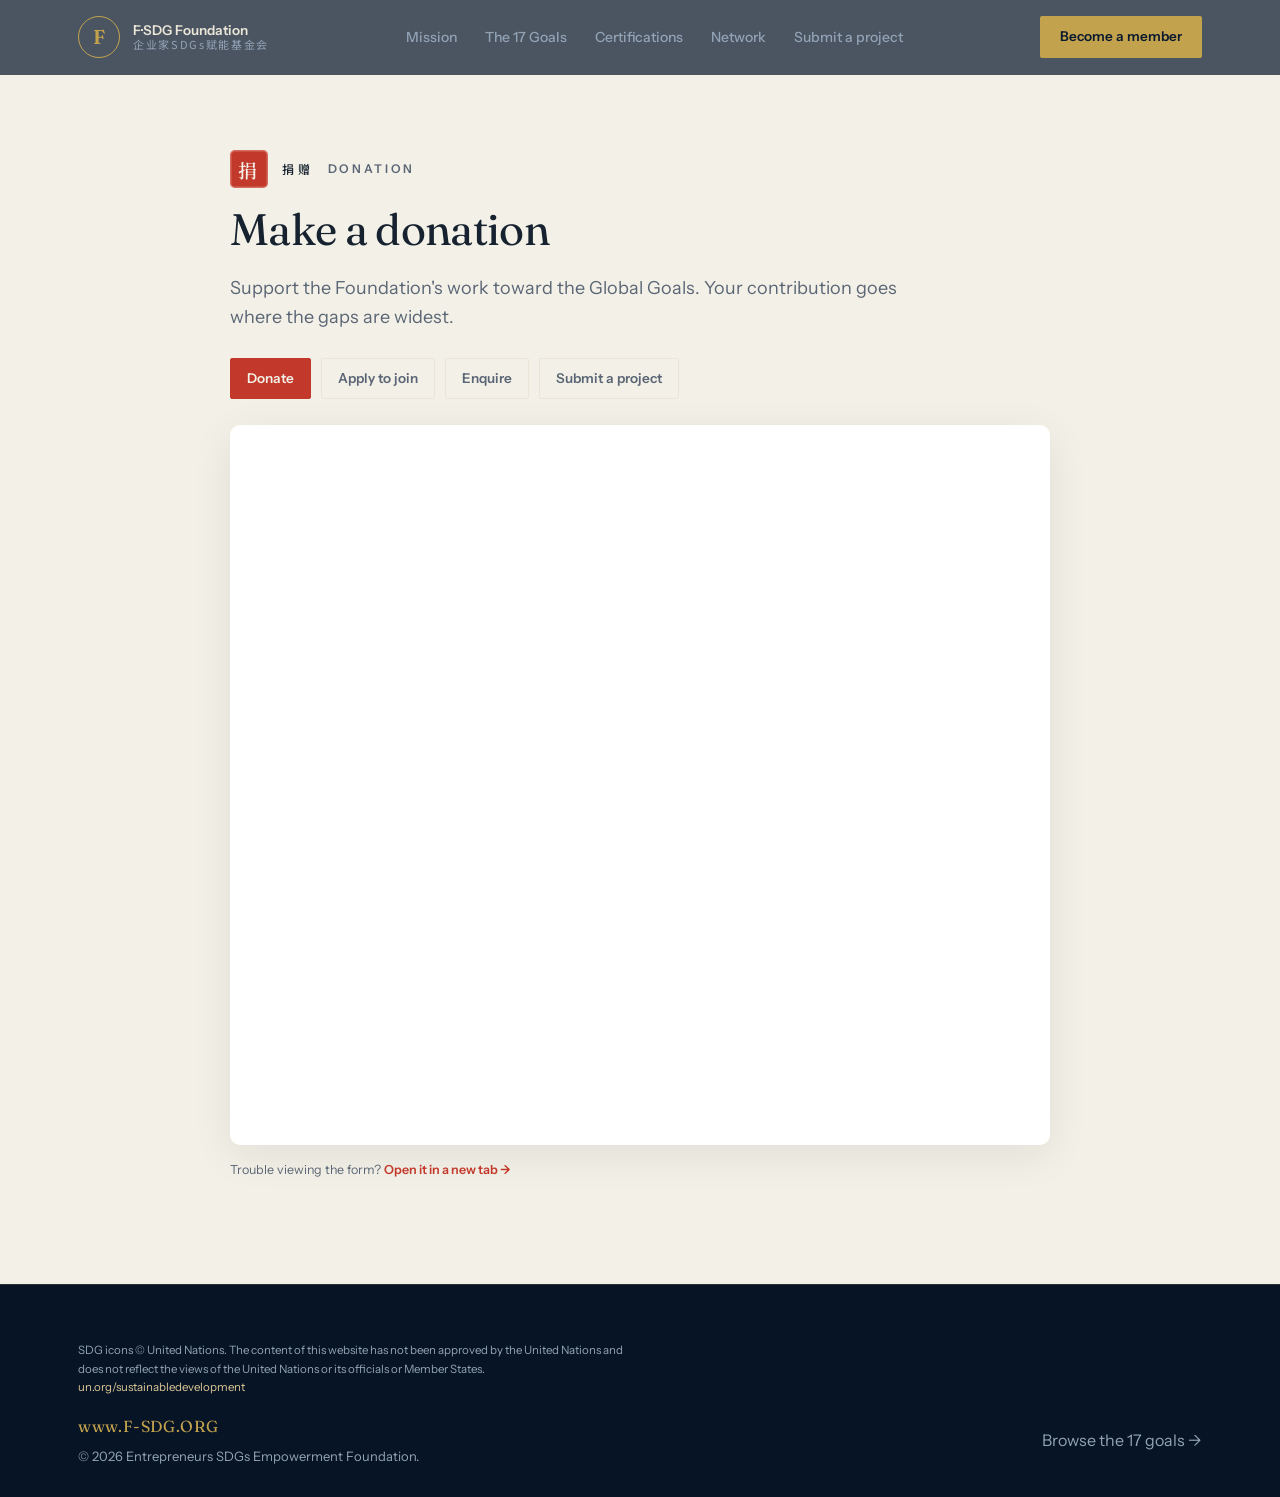
<file: form.html>
<!DOCTYPE html>
<html lang="en">
<head>
<meta charset="UTF-8">
<meta name="viewport" content="width=device-width, initial-scale=1.0">
<title>Form · F-SDG Foundation</title>
<meta name="description" content="Donate, join, enquire or submit a project to the Entrepreneurs SDGs Empowerment Foundation.">
<link rel="preconnect" href="https://fonts.googleapis.com">
<link rel="preconnect" href="https://fonts.gstatic.com" crossorigin>
<link href="https://fonts.googleapis.com/css2?family=Fraunces:ital,opsz,wght@0,9..144,400;0,9..144,500;0,9..144,600;1,9..144,400&family=Instrument+Sans:wght@400;500;600&family=Noto+Serif+SC:wght@400;500;600&family=Noto+Sans+SC:wght@300;400;500&display=swap" rel="stylesheet">
<link href="styles.css" rel="stylesheet">
<style>
  .form-wrap{max-width:820px;margin:0 auto}
  .ctx-banner{display:flex;flex-wrap:wrap;align-items:center;gap:12px;background:var(--paper-2);border-radius:8px;padding:16px 20px;margin-bottom:24px;font-size:14px}
  .ctx-banner .pill{background:var(--cinnabar);color:var(--paper);border-radius:2px;padding:4px 12px;font-weight:600;font-size:12px;letter-spacing:.06em}
  .ctx-banner .sdg-dot{width:14px;height:14px;border-radius:3px;display:inline-block;vertical-align:middle;margin-right:6px}
  .jf-frame{width:100%;border:0;border-radius:10px;background:#fff;min-height:720px;box-shadow:0 10px 40px rgba(10,20,30,.08)}
  .jf-loading{text-align:center;color:var(--muted);padding:40px;font-size:14px}
  .form-tabs{display:flex;flex-wrap:wrap;gap:10px;margin-bottom:26px}
  .form-tabs a{font-size:13.5px;font-weight:600;padding:9px 16px;border-radius:2px;border:1px solid var(--paper-2);color:var(--muted);transition:.2s}
  .form-tabs a:hover{border-color:var(--cinnabar);color:var(--cinnabar)}
  .form-tabs a.active{background:var(--cinnabar);color:var(--paper);border-color:var(--cinnabar)}
</style>
</head>
<body>

<header class="nav">
  <div class="nav-inner">
    <a class="brand" href="index.html">
      <span class="mono">F</span>
      <span class="bt"><b>F&middot;SDG&nbsp;Foundation</b><span>企业家SDGs赋能基金会</span></span>
    </a>
    <nav class="nav-links">
      <a href="index.html#mission">Mission</a>
      <a href="sdgs.html">The 17 Goals</a>
      <a href="certifications.html">Certifications</a>
      <a href="index.html#network">Network</a>
      <a href="submit.html">Submit a project</a>
    </nav>
    <a class="nav-cta" href="index.html#membership">Become a member</a>
  </div>
</header>

<section class="band band-paper pagetop">
  <div class="wrap">
    <div class="form-wrap">
      <div class="eyebrow" style="margin-bottom:18px"><span class="seal" id="seal">表</span><span class="zh" id="zh-label">表单</span><span class="en" id="en-label">Form</span></div>
      <h2 class="sec-title" id="form-title">Form</h2>
      <p class="sec-lead" id="form-lead" style="margin-bottom:26px"></p>

      <div class="form-tabs" id="form-tabs"></div>
      <div class="ctx-banner" id="ctx-banner" style="display:none"></div>

      <div class="jf-loading" id="jf-loading">Loading form…</div>
      <iframe id="jf-frame" class="jf-frame" title="F-SDG form" allow="geolocation; microphone; camera; fullscreen" style="display:none"></iframe>

      <p class="note" id="fallback" style="margin-top:16px"></p>
    </div>
  </div>
</section>

<footer>
  <div class="wrap" style="padding-bottom:18px">
    <p style="font-size:11.5px;color:var(--on-ink-mut);max-width:70ch;line-height:1.6">SDG icons &copy; United Nations. The content of this website has not been approved by the United Nations and does not reflect the views of the United Nations or its officials or Member States. <a href="https://www.un.org/sustainabledevelopment" style="color:var(--gold-soft)">un.org/sustainabledevelopment</a></p>
  </div>
  <div class="wrap foot-in">
    <div><a class="dom" href="https://www.f-sdg.org">www.F-SDG.ORG</a>
      <div style="margin-top:6px;font-size:13px">&copy; 2026 Entrepreneurs SDGs Empowerment Foundation.</div></div>
    <div><a href="sdgs.html" style="color:var(--on-ink-mut)">Browse the 17 goals &rarr;</a></div>
  </div>
</footer>

<script src="sdg-data.js"></script>
<script src="app.js"></script>
<script>
(function(){
  var JF = (window.FSDG_CONFIG && window.FSDG_CONFIG.jotform) || {};
  var META = {
    donate:  { seal:"捐", zh:"捐赠", en:"Donation",        title:"Make a donation",       lead:"Support the Foundation's work toward the Global Goals. Your contribution goes where the gaps are widest." },
    join:    { seal:"加", zh:"加入", en:"Apply to join",    title:"Apply to join a project", lead:"Join our global fellowship as a volunteer, partner, investor, or team member." },
    enquiry: { seal:"询", zh:"询问", en:"Enquiry",          title:"Enquire about a project", lead:"Ask us anything about a project or the Foundation." },
    submit:  { seal:"交", zh:"提交", en:"Submit a project",  title:"Submit a new project",   lead:"Propose a project for the Foundation to consider." }
  };
  var TABS = [["donate","Donate"],["join","Apply to join"],["enquiry","Enquire"],["submit","Submit a project"]];

  var type = (FSDG.qs("type")||"donate").toLowerCase();
  if(!META[type]) type = "donate";
  var sdg = FSDG.qs("sdg"), project = FSDG.qs("project");
  var m = META[type];

  document.title = m.title + " · F-SDG Foundation";
  document.getElementById("seal").textContent = m.seal;
  document.getElementById("zh-label").textContent = m.zh;
  document.getElementById("en-label").textContent = m.en;
  document.getElementById("form-title").textContent = m.title;
  document.getElementById("form-lead").textContent = m.lead;

  // tabs
  document.getElementById("form-tabs").innerHTML = TABS.map(function(t){
    var q = "?type="+t[0] + (sdg?("&sdg="+encodeURIComponent(sdg)):"") + (project?("&project="+encodeURIComponent(project)):"");
    return '<a href="form.html'+q+'"'+(t[0]===type?' class="active"':'')+'>'+t[1]+'</a>';
  }).join("");

  // context banner
  if(sdg || project){
    var meta = null;
    if(sdg){ var num = parseInt(String(sdg).replace(/\D/g,""),10); meta = window.SDG.meta(num); }
    var b = document.getElementById("ctx-banner");
    b.style.display = "flex";
    b.innerHTML = '<span class="pill">In context</span>' +
      (meta? '<span><span class="sdg-dot" style="background:'+meta.color+'"></span><b>SDG '+meta.n+' — '+FSDG.esc(meta.name)+'</b></span>':'') +
      (project? '<span style="color:var(--muted)">Project: '+FSDG.esc(project)+'</span>':'');
  }

  // build the Jotform iframe src (+ prefill query so the submission is tagged)
  var id = JF[type];
  var frame = document.getElementById("jf-frame");
  var loading = document.getElementById("jf-loading");
  var fallback = document.getElementById("fallback");

  if(!id){
    loading.style.display="none";
    fallback.innerHTML = "This form isn't configured yet.";
    return;
  }

  var pre = [];
  if(sdg){ var mm = window.SDG.meta(parseInt(String(sdg).replace(/\D/g,""),10)); pre.push("sdg="+encodeURIComponent(mm? ("SDG "+mm.n+" — "+mm.name):sdg)); }
  if(project){ pre.push("project="+encodeURIComponent(project)); }
  var src = "https://form.jotform.com/"+id + (pre.length? ("?"+pre.join("&")) : "");

  frame.src = src;
  frame.onload = function(){ loading.style.display="none"; frame.style.display="block"; };
  // safety: reveal after 2.5s even if onload is quirky in some browsers
  setTimeout(function(){ if(frame.style.display==="none"){ loading.style.display="none"; frame.style.display="block"; } }, 2500);
  fallback.innerHTML = 'Trouble viewing the form? <a href="'+src+'" target="_blank" style="color:var(--cinnabar);font-weight:600">Open it in a new tab &rarr;</a>';
})();
</script>
</body>
</html>
</file>
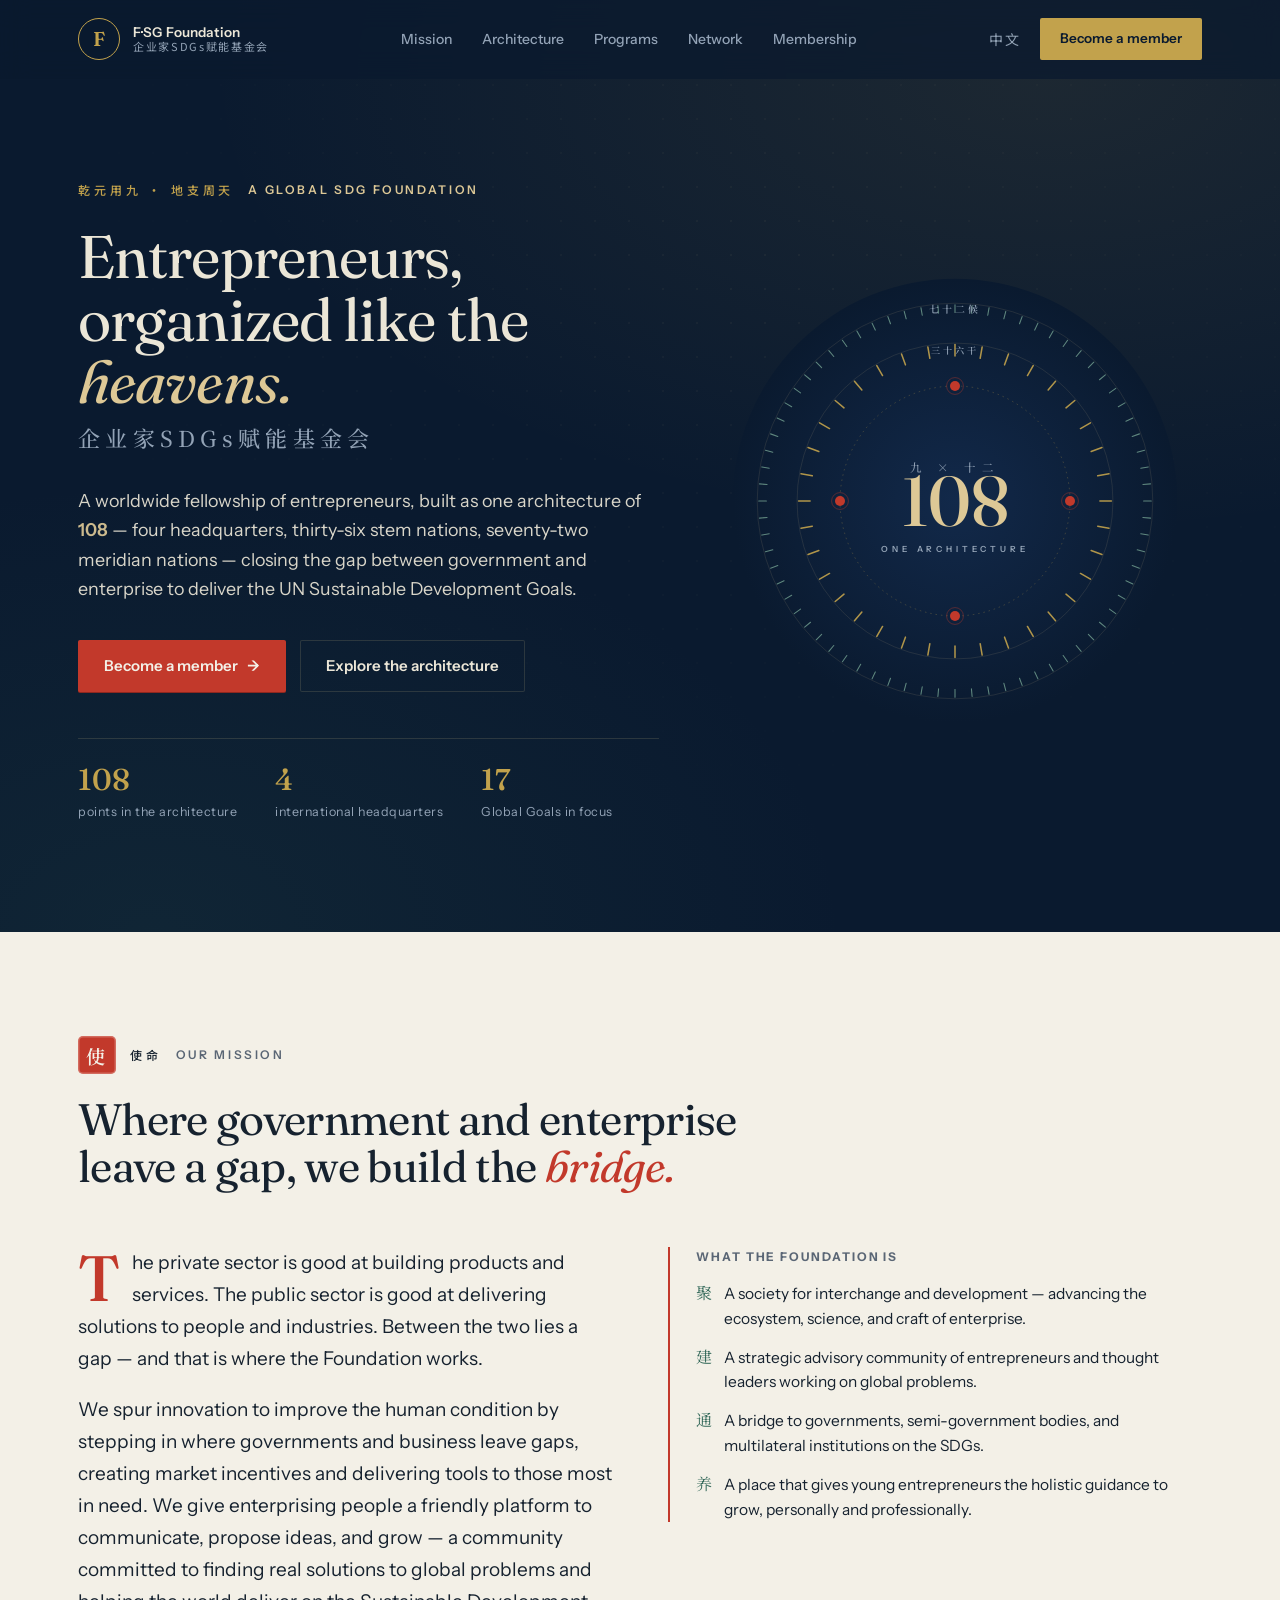
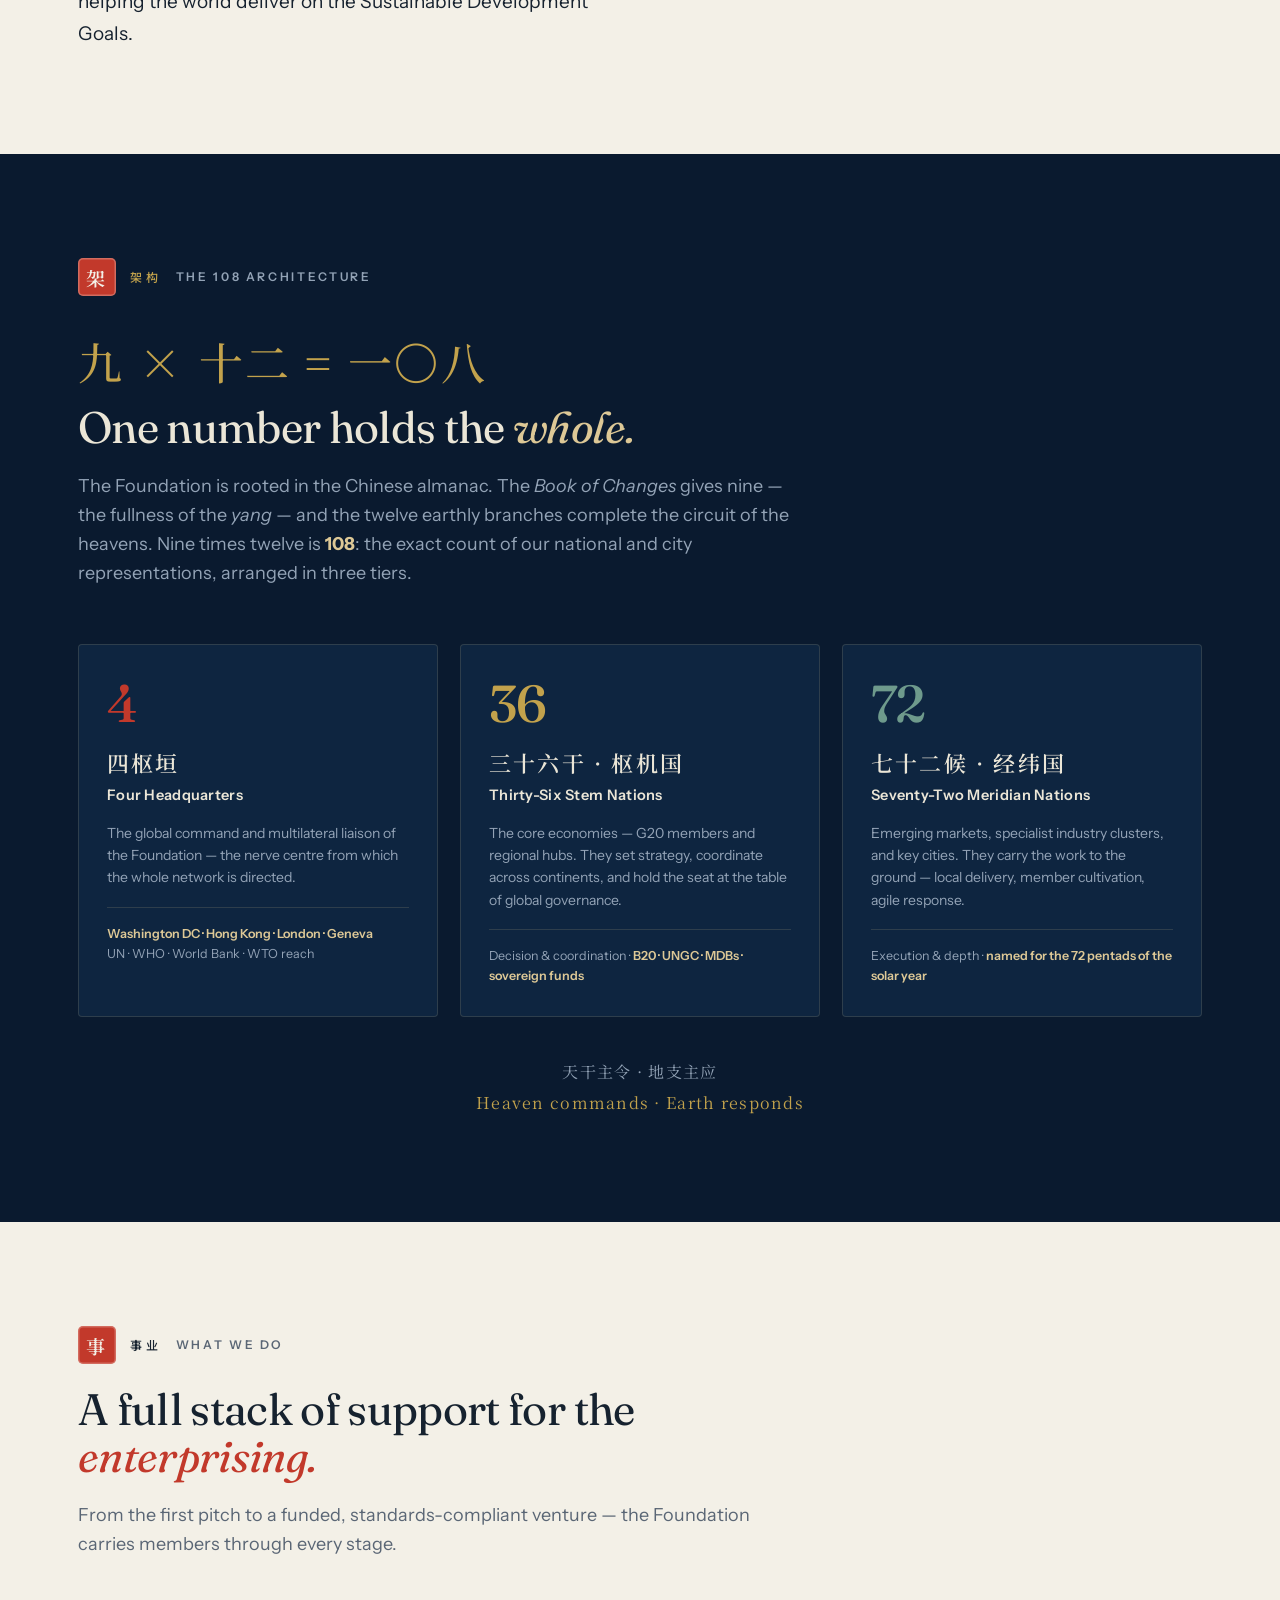
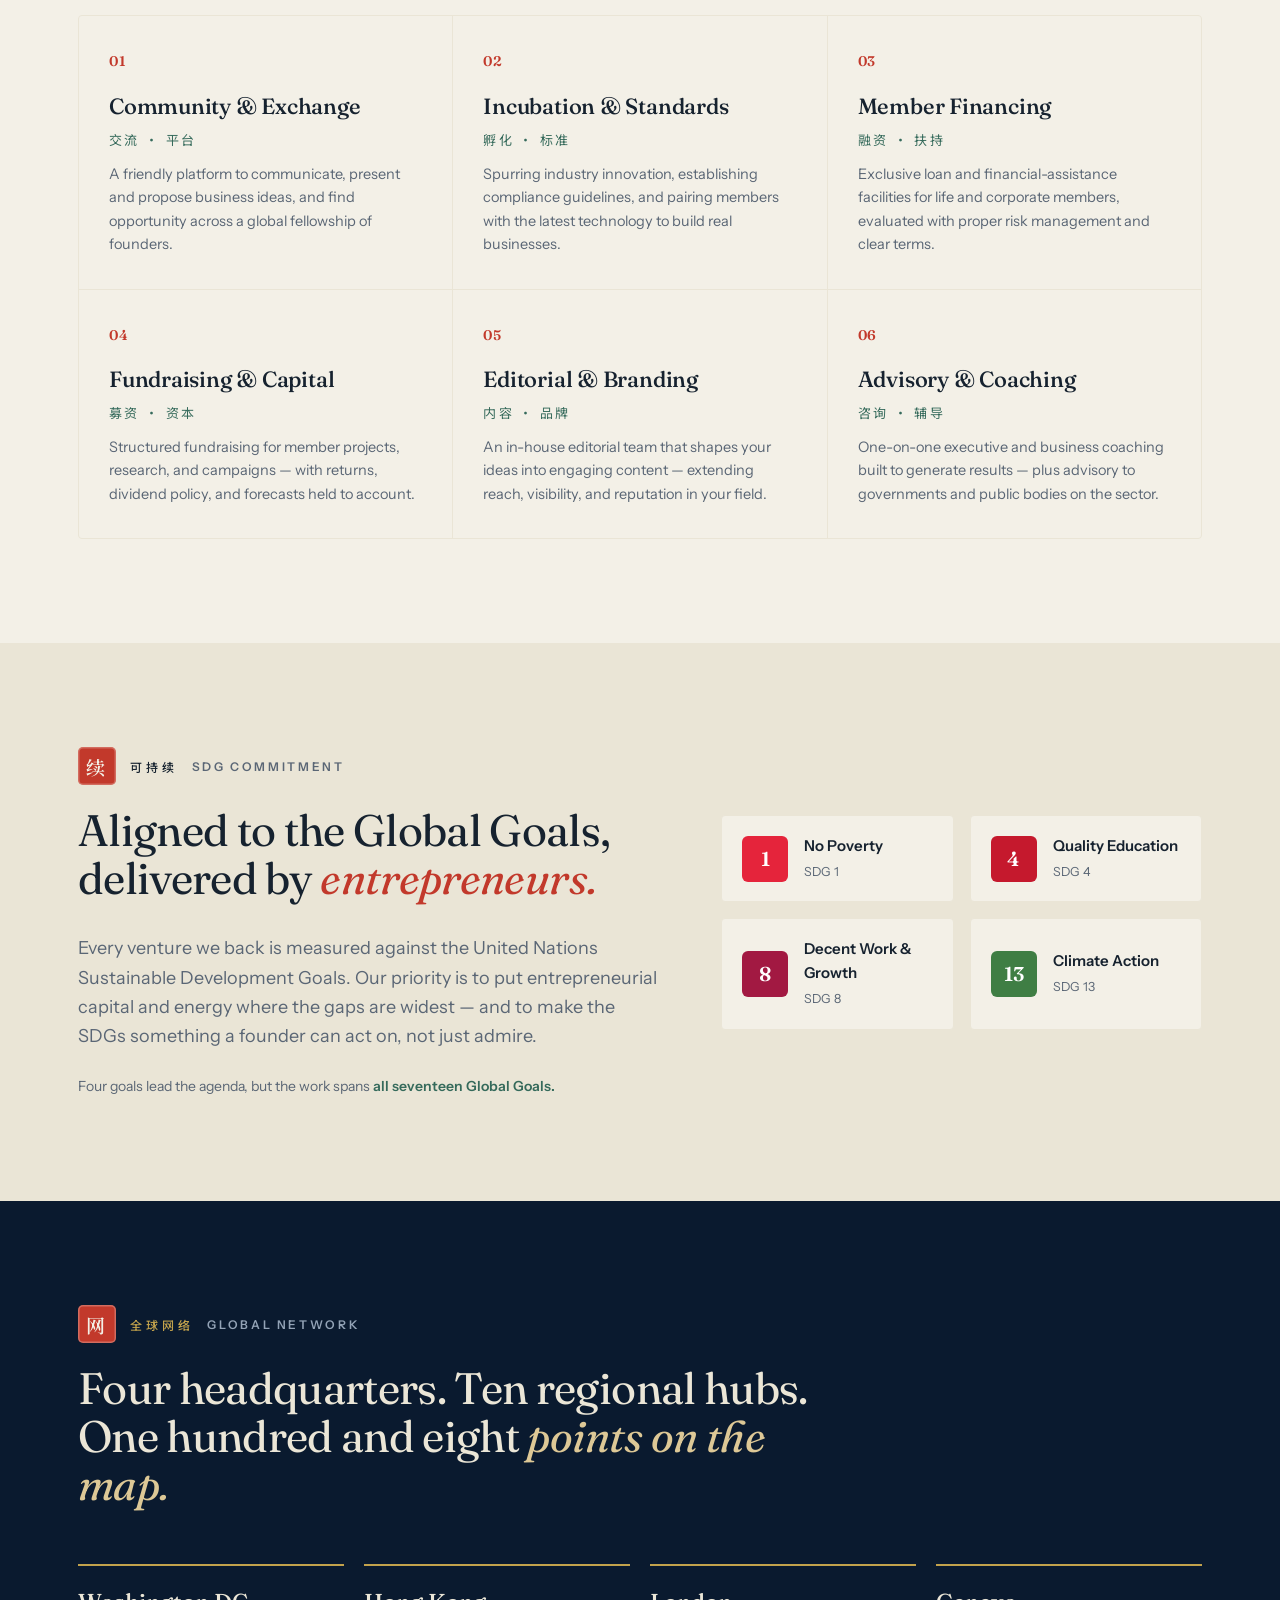
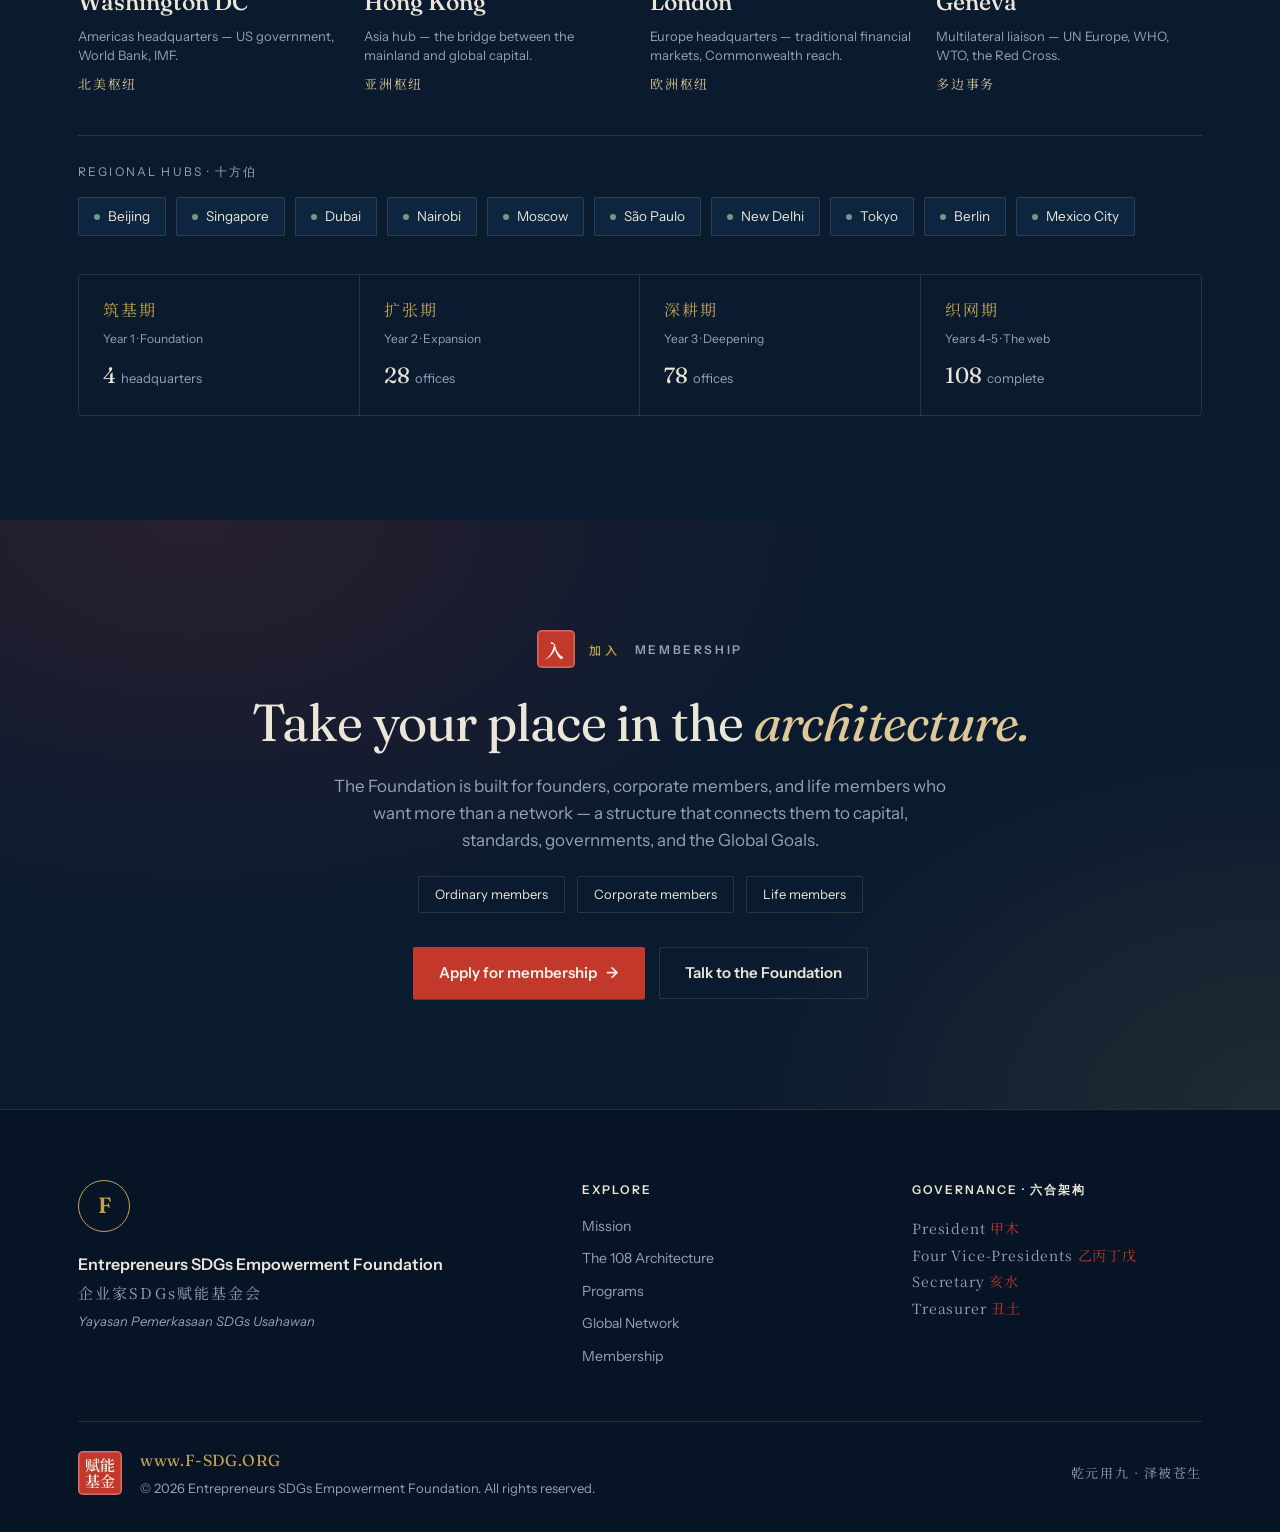
<file: index_3.html>
<!DOCTYPE html>
<html lang="en">
<head>
<meta charset="UTF-8">
<meta name="viewport" content="width=device-width, initial-scale=1.0">
<title>Entrepreneurs SDGs Empowerment Foundation · 企业家SDGs赋能基金会</title>
<meta name="description" content="A worldwide fellowship of entrepreneurs organized as one architecture of 108 — four headquarters, thirty-six stem nations, seventy-two meridian nations — closing the gap between government and enterprise to deliver the UN Sustainable Development Goals.">
<link rel="preconnect" href="https://fonts.googleapis.com">
<link rel="preconnect" href="https://fonts.gstatic.com" crossorigin>
<link href="https://fonts.googleapis.com/css2?family=Fraunces:opsz,wght@9..144,300;9..144,400;9..144,500;9..144,600&family=Instrument+Sans:wght@400;500;600&family=Noto+Serif+SC:wght@400;500;600;700&family=Noto+Sans+SC:wght@300;400;500&display=swap" rel="stylesheet">
<style>
  :root{
    --ink:#0A1A2F;          /* deep prussian indigo — heaven */
    --ink-2:#0E2540;        /* raised panel on ink */
    --ink-line:rgba(210,190,140,.16);
    --paper:#F3F0E7;        /* almanac paper — earth */
    --paper-2:#EAE5D6;      /* inset paper */
    --cinnabar:#C2392B;     /* 朱砂 — seal red */
    --cinnabar-deep:#8E271F;
    --gold:#C2A24C;         /* 金 */
    --gold-soft:#DDC896;
    --jade:#356A5B;         /* 青 */
    --jade-soft:#6E9A8C;
    --text:#16222F;         /* on paper */
    --muted:#5A6675;        /* on paper, secondary */
    --on-ink:#EBE6D7;       /* on indigo */
    --on-ink-mut:#93A3B6;   /* on indigo, secondary */
    --serif:"Fraunces",Georgia,serif;
    --cjk-serif:"Noto Serif SC",var(--serif);
    --sans:"Instrument Sans",-apple-system,BlinkMacSystemFont,"Segoe UI",sans-serif;
    --cjk-sans:"Noto Sans SC",var(--sans);
    --wrap:1180px;
  }

  *{box-sizing:border-box;margin:0;padding:0}
  html{scroll-behavior:smooth}
  body{
    font-family:var(--sans);
    background:var(--ink);
    color:var(--text);
    -webkit-font-smoothing:antialiased;
    text-rendering:optimizeLegibility;
    line-height:1.6;
  }
  ::selection{background:var(--cinnabar);color:var(--paper)}
  a{color:inherit;text-decoration:none}
  img,svg{display:block}

  .wrap{max-width:var(--wrap);margin:0 auto;padding:0 28px}

  /* ---------- Seal + eyebrow device ---------- */
  .seal{
    display:inline-flex;align-items:center;justify-content:center;
    width:38px;height:38px;flex:none;
    background:var(--cinnabar);
    color:var(--paper);
    font-family:var(--cjk-serif);font-weight:600;font-size:19px;
    border-radius:5px;
    box-shadow:inset 0 0 0 1.5px rgba(255,240,230,.28);
    line-height:1;padding-top:1px;
  }
  .eyebrow{
    display:flex;align-items:center;gap:14px;
    font-family:var(--sans);
    font-size:12px;font-weight:600;letter-spacing:.22em;text-transform:uppercase;
  }
  .eyebrow .zh{font-family:var(--cjk-sans);letter-spacing:.32em;font-weight:500}
  .eyebrow .en{color:var(--muted)}
  .on-dark .eyebrow .en{color:var(--on-ink-mut)}

  /* ---------- Nav ---------- */
  header.nav{
    position:fixed;top:0;left:0;right:0;z-index:60;
    background:rgba(10,26,47,.72);
    backdrop-filter:blur(14px);-webkit-backdrop-filter:blur(14px);
    border-bottom:1px solid transparent;
    transition:background .4s ease,border-color .4s ease,padding .4s ease;
  }
  header.nav.scrolled{background:rgba(8,20,37,.94);border-bottom-color:var(--ink-line)}
  .nav-inner{
    max-width:var(--wrap);margin:0 auto;padding:18px 28px;
    display:flex;align-items:center;justify-content:space-between;gap:24px;
    transition:padding .4s ease;
  }
  header.nav.scrolled .nav-inner{padding:12px 28px}
  .brand{display:flex;align-items:center;gap:13px;color:var(--on-ink)}
  .brand .mono{
    font-family:var(--serif);font-weight:600;font-size:20px;letter-spacing:.02em;
    width:42px;height:42px;flex:none;display:flex;align-items:center;justify-content:center;
    border:1px solid var(--gold);color:var(--gold);border-radius:50%;
  }
  .brand .bt{display:flex;flex-direction:column;line-height:1.15}
  .brand .bt b{font-family:var(--sans);font-weight:600;font-size:13.5px;letter-spacing:.01em}
  .brand .bt span{font-family:var(--cjk-sans);font-size:11px;color:var(--on-ink-mut);letter-spacing:.15em}
  .nav-links{display:flex;align-items:center;gap:30px}
  .nav-links a{
    color:var(--on-ink-mut);font-size:14px;font-weight:500;
    transition:color .2s;position:relative;padding:4px 0;
  }
  .nav-links a:hover{color:var(--on-ink)}
  .nav-cta{
    font-size:13.5px;font-weight:600;color:var(--ink);
    background:var(--gold);padding:10px 20px;border-radius:2px;
    transition:background .2s,transform .2s;
  }
  .nav-cta:hover{background:var(--gold-soft);transform:translateY(-1px)}
  .nav-lang{color:var(--on-ink-mut);font-family:var(--cjk-sans);font-size:14px;letter-spacing:.1em}
  .nav-lang:hover{color:var(--gold)}
  .burger{display:none;background:none;border:0;cursor:pointer;padding:8px;flex-direction:column;gap:5px}
  .burger span{width:24px;height:1.5px;background:var(--on-ink);display:block;transition:.3s}

  /* ---------- Hero (heaven) ---------- */
  .hero{
    position:relative;overflow:hidden;
    background:
      radial-gradient(120% 90% at 82% 8%, rgba(194,162,76,.10), transparent 55%),
      radial-gradient(90% 80% at 12% 100%, rgba(53,106,91,.14), transparent 60%),
      var(--ink);
    padding:180px 0 110px;
  }
  .hero:before{ /* faint celestial grid */
    content:"";position:absolute;inset:0;
    background-image:radial-gradient(rgba(221,200,150,.10) 1px,transparent 1.4px);
    background-size:34px 34px;opacity:.5;pointer-events:none;
    -webkit-mask-image:radial-gradient(80% 80% at 60% 30%,#000,transparent 75%);
            mask-image:radial-gradient(80% 80% at 60% 30%,#000,transparent 75%);
  }
  .hero-grid{
    position:relative;display:grid;grid-template-columns:1.08fr .92fr;
    gap:48px;align-items:center;
  }
  .hero-copy .eyebrow{margin-bottom:26px}
  .hero-copy .eyebrow .en{color:var(--gold-soft)}
  .hero-copy .eyebrow .zh{color:var(--gold)}
  .h-title{
    font-family:var(--serif);color:var(--on-ink);
    font-weight:400;font-size:clamp(34px,5vw,60px);line-height:1.04;
    letter-spacing:-.015em;margin-bottom:8px;
  }
  .h-title em{font-style:italic;color:var(--gold-soft)}
  .h-zh{
    font-family:var(--cjk-serif);color:var(--on-ink-mut);
    font-size:clamp(16px,2vw,22px);font-weight:500;letter-spacing:.24em;
    margin-bottom:30px;
  }
  .h-thesis{
    color:var(--on-ink);font-size:clamp(16px,1.4vw,18px);line-height:1.65;
    max-width:36em;margin-bottom:36px;font-weight:400;opacity:.92;
  }
  .h-thesis b{color:var(--gold-soft);font-weight:600}
  .h-actions{display:flex;flex-wrap:wrap;gap:14px;margin-bottom:46px}
  .btn{
    display:inline-flex;align-items:center;gap:9px;
    font-size:15px;font-weight:600;padding:14px 26px;border-radius:2px;
    transition:transform .2s,background .2s,color .2s,box-shadow .2s;cursor:pointer;border:0;
  }
  .btn-primary{background:var(--cinnabar);color:var(--paper);box-shadow:0 1px 0 var(--cinnabar-deep)}
  .btn-primary:hover{background:#d0402f;transform:translateY(-2px);box-shadow:0 6px 22px rgba(194,57,43,.34)}
  .btn-ghost{background:transparent;color:var(--on-ink);box-shadow:inset 0 0 0 1px var(--ink-line)}
  .btn-ghost:hover{box-shadow:inset 0 0 0 1px var(--gold);color:var(--gold-soft);transform:translateY(-2px)}
  .btn .arw{transition:transform .2s}
  .btn:hover .arw{transform:translateX(3px)}

  .h-stats{display:flex;gap:38px;flex-wrap:wrap;border-top:1px solid var(--ink-line);padding-top:26px}
  .h-stat .n{font-family:var(--serif);font-size:30px;color:var(--gold);line-height:1;font-weight:500}
  .h-stat .l{font-size:12.5px;color:var(--on-ink-mut);margin-top:7px;letter-spacing:.04em}

  /* ---------- The 108 dial ---------- */
  .dial-wrap{position:relative;display:flex;align-items:center;justify-content:center}
  .dial{width:min(100%,460px);height:auto;overflow:visible}
  .dial .c-center-num{font-family:var(--serif);font-weight:500;fill:var(--gold-soft)}
  .dial .c-center-sub{font-family:var(--cjk-serif);font-weight:500;fill:var(--on-ink-mut)}
  .dial .c-center-en{font-family:var(--sans);font-weight:600;fill:var(--on-ink-mut)}
  .dial .ring-label{font-family:var(--cjk-serif);font-weight:600;fill:var(--on-ink-mut)}
  .spin-slow{transform-origin:300px 300px;animation:spin 240s linear infinite}
  .spin-rev{transform-origin:300px 300px;animation:spin 180s linear infinite reverse}
  .pulse{animation:pulse 5s ease-in-out infinite}
  @keyframes spin{to{transform:rotate(360deg)}}
  @keyframes pulse{0%,100%{opacity:.55}50%{opacity:1}}

  /* ---------- Section frame ---------- */
  section{position:relative}
  .band{padding:104px 0}
  .band-paper{background:var(--paper);color:var(--text)}
  .band-paper-2{background:var(--paper-2);color:var(--text)}
  .band-ink{background:var(--ink);color:var(--on-ink)}
  .sec-head{max-width:760px;margin-bottom:56px}
  .sec-head .eyebrow{margin-bottom:22px}
  .sec-title{
    font-family:var(--serif);font-weight:400;letter-spacing:-.015em;
    font-size:clamp(28px,3.6vw,44px);line-height:1.08;
  }
  .band-ink .sec-title{color:var(--on-ink)}
  .sec-title em{font-style:italic;color:var(--cinnabar)}
  .band-ink .sec-title em{color:var(--gold-soft)}
  .sec-lead{font-size:18px;line-height:1.62;color:var(--muted);margin-top:20px;max-width:60ch}
  .band-ink .sec-lead{color:var(--on-ink-mut)}

  /* ---------- Mission ---------- */
  .mission-grid{display:grid;grid-template-columns:1fr 1fr;gap:56px;align-items:start}
  .mission-lead p{font-size:19px;line-height:1.68;color:var(--text);margin-bottom:20px}
  .mission-lead p:last-child{margin-bottom:0}
  .mission-lead .drop::first-letter{
    font-family:var(--serif);float:left;font-size:64px;line-height:.72;
    padding:8px 12px 0 0;color:var(--cinnabar);font-weight:500;
  }
  .mission-side{border-left:2px solid var(--cinnabar);padding-left:26px}
  .mission-side h4{font-family:var(--sans);font-size:12px;letter-spacing:.16em;text-transform:uppercase;color:var(--muted);margin-bottom:16px}
  .mission-side ul{list-style:none;display:flex;flex-direction:column;gap:14px}
  .mission-side li{display:flex;gap:12px;font-size:15.5px;color:var(--text)}
  .mission-side li .b{color:var(--jade);font-family:var(--cjk-serif);font-size:16px;flex:none;line-height:1.4}

  /* ---------- Architecture tiers ---------- */
  .tier-intro{font-family:var(--cjk-serif);font-size:clamp(26px,4vw,44px);color:var(--gold);letter-spacing:.06em;margin:30px 0 8px;font-weight:500}
  .tiers{display:grid;grid-template-columns:repeat(3,1fr);gap:22px;margin-top:46px}
  .tier{
    background:var(--ink-2);border:1px solid var(--ink-line);border-radius:4px;
    padding:32px 28px 30px;position:relative;overflow:hidden;
    transition:transform .3s,border-color .3s;
  }
  .tier:hover{transform:translateY(-4px);border-color:rgba(194,162,76,.4)}
  .tier .cnt{font-family:var(--serif);font-size:52px;line-height:1;font-weight:500;letter-spacing:-.02em}
  .tier .cnt.t1{color:var(--cinnabar)}
  .tier .cnt.t2{color:var(--gold)}
  .tier .cnt.t3{color:var(--jade-soft)}
  .tier .zh{font-family:var(--cjk-serif);font-size:22px;font-weight:600;color:var(--on-ink);margin:16px 0 4px;letter-spacing:.1em}
  .tier .en{font-size:14.5px;font-weight:600;color:var(--on-ink);letter-spacing:.02em}
  .tier .desc{font-size:14px;line-height:1.6;color:var(--on-ink-mut);margin-top:14px}
  .tier .foot{margin-top:18px;padding-top:16px;border-top:1px solid var(--ink-line);font-size:12.5px;color:var(--on-ink-mut)}
  .tier .foot b{color:var(--gold-soft);font-weight:600}
  .arch-note{
    margin-top:40px;font-family:var(--cjk-serif);font-size:16px;color:var(--on-ink-mut);
    letter-spacing:.08em;text-align:center;line-height:1.9;
  }
  .arch-note span{color:var(--gold)}

  /* ---------- Programs ---------- */
  .prog-grid{display:grid;grid-template-columns:repeat(3,1fr);gap:1px;background:var(--paper-2);border:1px solid var(--paper-2);border-radius:4px;overflow:hidden}
  .prog{background:var(--paper);padding:34px 30px 32px;transition:background .3s}
  .prog:hover{background:#fff}
  .prog .idx{font-family:var(--serif);font-size:14px;color:var(--cinnabar);font-weight:600;letter-spacing:.04em}
  .prog h3{font-family:var(--serif);font-size:22px;font-weight:500;margin:16px 0 6px;letter-spacing:-.01em}
  .prog .zh{font-family:var(--cjk-sans);font-size:13px;color:var(--jade);letter-spacing:.18em;margin-bottom:12px}
  .prog p{font-size:14.5px;line-height:1.62;color:var(--muted)}

  /* ---------- SDG ---------- */
  .sdg-grid{display:grid;grid-template-columns:1.1fr .9fr;gap:56px;align-items:center}
  .sdg-goals{display:grid;grid-template-columns:1fr 1fr;gap:16px}
  .goal{
    display:flex;gap:16px;align-items:center;background:var(--paper);
    border:1px solid var(--paper-2);border-radius:4px;padding:18px 20px;
    transition:transform .25s,box-shadow .25s;
  }
  .goal:hover{transform:translateY(-3px);box-shadow:0 10px 26px rgba(20,34,47,.09)}
  .goal .num{
    width:46px;height:46px;flex:none;border-radius:6px;color:#fff;
    font-family:var(--serif);font-weight:600;font-size:20px;
    display:flex;align-items:center;justify-content:center;
  }
  .goal .tx b{display:block;font-size:15px;font-weight:600;color:var(--text)}
  .goal .tx span{font-size:12.5px;color:var(--muted)}
  .sdg-all{margin-top:24px;font-size:14px;color:var(--muted)}
  .sdg-all b{color:var(--jade);font-weight:600}

  /* ---------- Network ---------- */
  .hq-grid{display:grid;grid-template-columns:repeat(4,1fr);gap:20px;margin-bottom:40px}
  .hq{border-top:2px solid var(--gold);padding-top:18px}
  .hq .city{font-family:var(--serif);font-size:23px;font-weight:500}
  .hq .role{font-size:13px;color:var(--on-ink-mut);margin-top:6px;line-height:1.5}
  .hq .zh{font-family:var(--cjk-serif);font-size:13px;color:var(--gold-soft);letter-spacing:.14em;margin-top:8px}
  .hubs{border-top:1px solid var(--ink-line);padding-top:26px}
  .hubs .lab{font-size:12px;letter-spacing:.18em;text-transform:uppercase;color:var(--on-ink-mut);margin-bottom:16px}
  .hub-chips{display:flex;flex-wrap:wrap;gap:10px}
  .chip{
    font-size:13.5px;color:var(--on-ink);background:var(--ink-2);
    border:1px solid var(--ink-line);border-radius:2px;padding:8px 15px;
    display:flex;align-items:center;gap:8px;
  }
  .chip .d{width:6px;height:6px;border-radius:50%;background:var(--jade-soft)}
  .net-phase{margin-top:38px;display:flex;flex-wrap:wrap;gap:0;border:1px solid var(--ink-line);border-radius:4px;overflow:hidden}
  .phase{flex:1 1 200px;padding:22px 24px;border-right:1px solid var(--ink-line)}
  .phase:last-child{border-right:0}
  .phase .zh{font-family:var(--cjk-serif);color:var(--gold);font-size:16px;letter-spacing:.14em}
  .phase .yr{font-size:12px;color:var(--on-ink-mut);margin:6px 0 10px}
  .phase .goaln{font-family:var(--serif);font-size:22px;color:var(--on-ink)}
  .phase .goaln small{font-size:13px;color:var(--on-ink-mut);font-family:var(--sans)}

  /* ---------- Membership CTA ---------- */
  .join{
    background:
      radial-gradient(90% 120% at 15% 0%, rgba(194,57,43,.16), transparent 60%),
      radial-gradient(80% 120% at 100% 100%, rgba(194,162,76,.12), transparent 55%),
      var(--ink);
    text-align:center;padding:110px 0;
  }
  .join .eyebrow{justify-content:center;margin-bottom:26px}
  .join h2{font-family:var(--serif);color:var(--on-ink);font-weight:400;font-size:clamp(30px,4.4vw,52px);line-height:1.08;letter-spacing:-.015em}
  .join h2 em{font-style:italic;color:var(--gold-soft)}
  .join p{max-width:56ch;margin:22px auto 8px;color:var(--on-ink-mut);font-size:17px;line-height:1.6}
  .join .tiers-line{margin:22px auto 34px;display:flex;gap:12px;justify-content:center;flex-wrap:wrap}
  .join .tiers-line span{font-size:13px;color:var(--on-ink);border:1px solid var(--ink-line);border-radius:2px;padding:7px 16px}
  .join .h-actions{justify-content:center;margin-bottom:0}

  /* ---------- Footer ---------- */
  footer{background:#071426;color:var(--on-ink-mut);padding:70px 0 34px;border-top:1px solid var(--ink-line)}
  .foot-top{display:grid;grid-template-columns:1.6fr 1fr 1fr;gap:40px;padding-bottom:44px;border-bottom:1px solid var(--ink-line)}
  .foot-brand .mono{
    font-family:var(--serif);font-weight:600;font-size:22px;color:var(--gold);
    width:52px;height:52px;border:1px solid var(--gold);border-radius:50%;
    display:flex;align-items:center;justify-content:center;margin-bottom:20px;
  }
  .foot-brand b{display:block;color:var(--on-ink);font-family:var(--sans);font-size:16px;font-weight:600;margin-bottom:4px}
  .foot-brand .zh{font-family:var(--cjk-serif);font-size:15px;color:var(--on-ink-mut);letter-spacing:.14em}
  .foot-brand .my{font-size:13px;margin-top:6px;font-style:italic}
  .foot-col h5{color:var(--on-ink);font-size:12px;letter-spacing:.16em;text-transform:uppercase;margin-bottom:16px;font-weight:600}
  .foot-col a,.foot-col p{display:block;font-size:14px;color:var(--on-ink-mut);margin-bottom:10px;transition:color .2s}
  .foot-col a:hover{color:var(--gold-soft)}
  .gov-line{font-family:var(--cjk-serif);font-size:13px;line-height:1.9;letter-spacing:.06em}
  .gov-line span{color:var(--cinnabar)}
  .foot-bot{display:flex;justify-content:space-between;align-items:center;flex-wrap:wrap;gap:16px;padding-top:26px;font-size:13px}
  .foot-bot .dom{font-family:var(--serif);color:var(--gold);font-size:16px;letter-spacing:.04em}
  .foot-seal{
    display:inline-flex;align-items:center;justify-content:center;width:44px;height:44px;
    background:var(--cinnabar);color:var(--paper);border-radius:5px;
    font-family:var(--cjk-serif);font-weight:600;font-size:15px;line-height:1.05;text-align:center;
    box-shadow:inset 0 0 0 1.5px rgba(255,240,230,.3);
  }

  /* ---------- reveal ---------- */
  .reveal{opacity:0;transform:translateY(22px);transition:opacity .8s cubic-bezier(.2,.7,.2,1),transform .8s cubic-bezier(.2,.7,.2,1)}
  .reveal.in{opacity:1;transform:none}

  /* ---------- responsive ---------- */
  @media(max-width:960px){
    .nav-links,.nav-lang{display:none}
    .burger{display:flex}
    .hero-grid,.mission-grid,.sdg-grid{grid-template-columns:1fr;gap:40px}
    .dial-wrap{order:-1}
    .dial{width:min(78%,360px)}
    .tiers{grid-template-columns:1fr}
    .prog-grid{grid-template-columns:1fr 1fr}
    .hq-grid{grid-template-columns:1fr 1fr;gap:24px}
    .foot-top{grid-template-columns:1fr 1fr}
    .phase{border-right:0;border-bottom:1px solid var(--ink-line);flex:1 1 100%}
    .phase:last-child{border-bottom:0}
    /* mobile menu */
    .nav-links.open{
      display:flex;flex-direction:column;gap:0;position:absolute;top:100%;left:0;right:0;
      background:rgba(8,20,37,.98);border-top:1px solid var(--ink-line);padding:8px 28px 20px;
    }
    .nav-links.open a{padding:14px 0;border-bottom:1px solid var(--ink-line)}
  }
  @media(max-width:560px){
    .wrap{padding:0 20px}
    .band{padding:74px 0}
    .prog-grid,.sdg-goals{grid-template-columns:1fr}
    .hq-grid,.foot-top{grid-template-columns:1fr}
    .h-stats{gap:26px}
  }
  @media(prefers-reduced-motion:reduce){
    *{scroll-behavior:auto!important}
    .spin-slow,.spin-rev,.pulse{animation:none!important}
    .reveal{opacity:1;transform:none;transition:none}
    .btn,.tier,.goal,.nav-cta{transition:none}
  }
</style>
</head>
<body>

<!-- ================= NAV ================= -->
<header class="nav" id="nav">
  <div class="nav-inner">
    <a class="brand" href="#top" aria-label="Home">
      <span class="mono">F</span>
      <span class="bt"><b>F&middot;SG&nbsp;Foundation</b><span>企业家SDGs赋能基金会</span></span>
    </a>
    <nav class="nav-links" id="navlinks" aria-label="Primary">
      <a href="#mission">Mission</a>
      <a href="#architecture">Architecture</a>
      <a href="#programs">Programs</a>
      <a href="#network">Network</a>
      <a href="#membership">Membership</a>
    </nav>
    <div style="display:flex;align-items:center;gap:20px">
      <a class="nav-lang" href="#" aria-label="切换到中文">中文</a>
      <a class="nav-cta" href="#membership">Become a member</a>
      <button class="burger" id="burger" aria-label="Menu" aria-expanded="false"><span></span><span></span><span></span></button>
    </div>
  </div>
</header>

<!-- ================= HERO ================= -->
<main id="top">
<section class="hero on-dark">
  <div class="wrap hero-grid">
    <div class="hero-copy">
      <div class="eyebrow">
        <span class="zh">乾元用九 · 地支周天</span>
        <span class="en">A global SDG foundation</span>
      </div>
      <h1 class="h-title">Entrepreneurs, organized like the <em>heavens.</em></h1>
      <div class="h-zh">企业家SDGs赋能基金会</div>
      <p class="h-thesis">A worldwide fellowship of entrepreneurs, built as one architecture of <b>108</b> — four headquarters, thirty-six stem nations, seventy-two meridian nations — closing the gap between government and enterprise to deliver the UN Sustainable Development Goals.</p>
      <div class="h-actions">
        <a class="btn btn-primary" href="#membership">Become a member <span class="arw">&rarr;</span></a>
        <a class="btn btn-ghost" href="#architecture">Explore the architecture</a>
      </div>
      <div class="h-stats">
        <div class="h-stat"><div class="n">108</div><div class="l">points in the architecture</div></div>
        <div class="h-stat"><div class="n">4</div><div class="l">international headquarters</div></div>
        <div class="h-stat"><div class="n">17</div><div class="l">Global Goals in focus</div></div>
      </div>
    </div>

    <div class="dial-wrap">
      <!-- 108 celestial dial: 72 + 36 + 4 -->
      <svg class="dial" viewBox="0 0 600 600" role="img" aria-label="The 108 architecture: an outer ring of seventy-two meridian nations, a ring of thirty-six stem nations, and four headquarters at the cardinal points.">
        <defs>
          <radialGradient id="glow" cx="50%" cy="50%" r="50%">
            <stop offset="0%" stop-color="#12294a"/>
            <stop offset="100%" stop-color="#0A1A2F"/>
          </radialGradient>
        </defs>
        <circle cx="300" cy="300" r="290" fill="url(#glow)"/>
        <!-- guide circles -->
        <circle cx="300" cy="300" r="258" fill="none" stroke="var(--ink-line)" stroke-width="1"/>
        <circle cx="300" cy="300" r="206" fill="none" stroke="var(--ink-line)" stroke-width="1"/>
        <circle cx="300" cy="300" r="150" fill="none" stroke="rgba(194,162,76,.35)" stroke-width="1" stroke-dasharray="2 5"/>
        <!-- tick groups populated by JS -->
        <g id="ring72" class="spin-slow"></g>
        <g id="ring36" class="spin-rev"></g>
        <g id="ring4"></g>
        <!-- ring labels -->
        <text class="ring-label" x="300" y="55" text-anchor="middle" font-size="13" letter-spacing="4">七十二候</text>
        <text class="ring-label" x="300" y="108" text-anchor="middle" font-size="12" letter-spacing="4">三十六干</text>
        <!-- center -->
        <text class="c-center-sub" x="300" y="262" text-anchor="middle" font-size="15" letter-spacing="8">九 × 十二</text>
        <text class="c-center-num" x="300" y="332" text-anchor="middle" font-size="92">108</text>
        <text class="c-center-en" x="300" y="366" text-anchor="middle" font-size="11" letter-spacing="5">ONE ARCHITECTURE</text>
      </svg>
    </div>
  </div>
</section>

<!-- ================= MISSION ================= -->
<section class="band band-paper" id="mission">
  <div class="wrap">
    <div class="sec-head reveal">
      <div class="eyebrow"><span class="seal">使</span><span class="zh">使命</span><span class="en">Our mission</span></div>
      <h2 class="sec-title">Where government and enterprise leave a gap, we build the <em>bridge.</em></h2>
    </div>
    <div class="mission-grid">
      <div class="mission-lead reveal">
        <p class="drop">The private sector is good at building products and services. The public sector is good at delivering solutions to people and industries. Between the two lies a gap — and that is where the Foundation works.</p>
        <p>We spur innovation to improve the human condition by stepping in where governments and business leave gaps, creating market incentives and delivering tools to those most in need. We give enterprising people a friendly platform to communicate, propose ideas, and grow — a community committed to finding real solutions to global problems and helping the world deliver on the Sustainable Development Goals.</p>
      </div>
      <div class="mission-side reveal">
        <h4>What the Foundation is</h4>
        <ul>
          <li><span class="b">聚</span><span>A society for interchange and development — advancing the ecosystem, science, and craft of enterprise.</span></li>
          <li><span class="b">建</span><span>A strategic advisory community of entrepreneurs and thought leaders working on global problems.</span></li>
          <li><span class="b">通</span><span>A bridge to governments, semi-government bodies, and multilateral institutions on the SDGs.</span></li>
          <li><span class="b">养</span><span>A place that gives young entrepreneurs the holistic guidance to grow, personally and professionally.</span></li>
        </ul>
      </div>
    </div>
  </div>
</section>

<!-- ================= ARCHITECTURE (heaven) ================= -->
<section class="band band-ink on-dark" id="architecture">
  <div class="wrap">
    <div class="sec-head reveal">
      <div class="eyebrow"><span class="seal">架</span><span class="zh" style="color:var(--gold)">架构</span><span class="en">The 108 architecture</span></div>
      <div class="tier-intro">九 × 十二 = 一〇八</div>
      <h2 class="sec-title">One number holds the <em>whole.</em></h2>
      <p class="sec-lead">The Foundation is rooted in the Chinese almanac. The <em>Book of Changes</em> gives nine — the fullness of the <i>yang</i> — and the twelve earthly branches complete the circuit of the heavens. Nine times twelve is <b style="color:var(--gold-soft)">108</b>: the exact count of our national and city representations, arranged in three tiers.</p>
    </div>

    <div class="tiers">
      <div class="tier reveal">
        <div class="cnt t1">4</div>
        <div class="zh">四枢垣</div>
        <div class="en">Four Headquarters</div>
        <div class="desc">The global command and multilateral liaison of the Foundation — the nerve centre from which the whole network is directed.</div>
        <div class="foot"><b>Washington DC · Hong Kong · London · Geneva</b><br>UN · WHO · World Bank · WTO reach</div>
      </div>
      <div class="tier reveal">
        <div class="cnt t2">36</div>
        <div class="zh">三十六干 · 枢机国</div>
        <div class="en">Thirty-Six Stem Nations</div>
        <div class="desc">The core economies — G20 members and regional hubs. They set strategy, coordinate across continents, and hold the seat at the table of global governance.</div>
        <div class="foot">Decision &amp; coordination · <b>B20 · UNGC · MDBs · sovereign funds</b></div>
      </div>
      <div class="tier reveal">
        <div class="cnt t3">72</div>
        <div class="zh">七十二候 · 经纬国</div>
        <div class="en">Seventy-Two Meridian Nations</div>
        <div class="desc">Emerging markets, specialist industry clusters, and key cities. They carry the work to the ground — local delivery, member cultivation, agile response.</div>
        <div class="foot">Execution &amp; depth · <b>named for the 72 pentads of the solar year</b></div>
      </div>
    </div>
    <p class="arch-note reveal">天干主令 · 地支主应<br><span>Heaven commands · Earth responds</span></p>
  </div>
</section>

<!-- ================= PROGRAMS ================= -->
<section class="band band-paper" id="programs">
  <div class="wrap">
    <div class="sec-head reveal">
      <div class="eyebrow"><span class="seal">事</span><span class="zh">事业</span><span class="en">What we do</span></div>
      <h2 class="sec-title">A full stack of support for the <em>enterprising.</em></h2>
      <p class="sec-lead">From the first pitch to a funded, standards-compliant venture — the Foundation carries members through every stage.</p>
    </div>
    <div class="prog-grid">
      <div class="prog reveal"><div class="idx">01</div><h3>Community &amp; Exchange</h3><div class="zh">交流 · 平台</div><p>A friendly platform to communicate, present and propose business ideas, and find opportunity across a global fellowship of founders.</p></div>
      <div class="prog reveal"><div class="idx">02</div><h3>Incubation &amp; Standards</h3><div class="zh">孵化 · 标准</div><p>Spurring industry innovation, establishing compliance guidelines, and pairing members with the latest technology to build real businesses.</p></div>
      <div class="prog reveal"><div class="idx">03</div><h3>Member Financing</h3><div class="zh">融资 · 扶持</div><p>Exclusive loan and financial-assistance facilities for life and corporate members, evaluated with proper risk management and clear terms.</p></div>
      <div class="prog reveal"><div class="idx">04</div><h3>Fundraising &amp; Capital</h3><div class="zh">募资 · 资本</div><p>Structured fundraising for member projects, research, and campaigns — with returns, dividend policy, and forecasts held to account.</p></div>
      <div class="prog reveal"><div class="idx">05</div><h3>Editorial &amp; Branding</h3><div class="zh">内容 · 品牌</div><p>An in-house editorial team that shapes your ideas into engaging content — extending reach, visibility, and reputation in your field.</p></div>
      <div class="prog reveal"><div class="idx">06</div><h3>Advisory &amp; Coaching</h3><div class="zh">咨询 · 辅导</div><p>One-on-one executive and business coaching built to generate results — plus advisory to governments and public bodies on the sector.</p></div>
    </div>
  </div>
</section>

<!-- ================= SDG ================= -->
<section class="band band-paper-2" id="sdg">
  <div class="wrap sdg-grid">
    <div class="reveal">
      <div class="sec-head" style="margin-bottom:32px">
        <div class="eyebrow"><span class="seal">续</span><span class="zh">可持续</span><span class="en">SDG commitment</span></div>
        <h2 class="sec-title">Aligned to the Global Goals, delivered by <em>entrepreneurs.</em></h2>
      </div>
      <p class="sec-lead" style="margin-top:0">Every venture we back is measured against the United Nations Sustainable Development Goals. Our priority is to put entrepreneurial capital and energy where the gaps are widest — and to make the SDGs something a founder can act on, not just admire.</p>
      <p class="sdg-all">Four goals lead the agenda, but the work spans <b>all seventeen Global Goals.</b></p>
    </div>
    <div class="sdg-goals reveal">
      <div class="goal"><div class="num" style="background:#E5243B">1</div><div class="tx"><b>No Poverty</b><span>SDG 1</span></div></div>
      <div class="goal"><div class="num" style="background:#C5192D">4</div><div class="tx"><b>Quality Education</b><span>SDG 4</span></div></div>
      <div class="goal"><div class="num" style="background:#A21942">8</div><div class="tx"><b>Decent Work &amp; Growth</b><span>SDG 8</span></div></div>
      <div class="goal"><div class="num" style="background:#3F7E44">13</div><div class="tx"><b>Climate Action</b><span>SDG 13</span></div></div>
    </div>
  </div>
</section>

<!-- ================= NETWORK (heaven) ================= -->
<section class="band band-ink on-dark" id="network">
  <div class="wrap">
    <div class="sec-head reveal">
      <div class="eyebrow"><span class="seal">网</span><span class="zh" style="color:var(--gold)">全球网络</span><span class="en">Global network</span></div>
      <h2 class="sec-title">Four headquarters. Ten regional hubs. One hundred and eight <em>points on the map.</em></h2>
    </div>

    <div class="hq-grid reveal">
      <div class="hq"><div class="city">Washington DC</div><div class="role">Americas headquarters — US government, World Bank, IMF.</div><div class="zh">北美枢纽</div></div>
      <div class="hq"><div class="city">Hong Kong</div><div class="role">Asia hub — the bridge between the mainland and global capital.</div><div class="zh">亚洲枢纽</div></div>
      <div class="hq"><div class="city">London</div><div class="role">Europe headquarters — traditional financial markets, Commonwealth reach.</div><div class="zh">欧洲枢纽</div></div>
      <div class="hq"><div class="city">Geneva</div><div class="role">Multilateral liaison — UN Europe, WHO, WTO, the Red Cross.</div><div class="zh">多边事务</div></div>
    </div>

    <div class="hubs reveal">
      <div class="lab">Regional hubs · 十方伯</div>
      <div class="hub-chips">
        <span class="chip"><span class="d"></span>Beijing</span>
        <span class="chip"><span class="d"></span>Singapore</span>
        <span class="chip"><span class="d"></span>Dubai</span>
        <span class="chip"><span class="d"></span>Nairobi</span>
        <span class="chip"><span class="d"></span>Moscow</span>
        <span class="chip"><span class="d"></span>São Paulo</span>
        <span class="chip"><span class="d"></span>New Delhi</span>
        <span class="chip"><span class="d"></span>Tokyo</span>
        <span class="chip"><span class="d"></span>Berlin</span>
        <span class="chip"><span class="d"></span>Mexico City</span>
      </div>
    </div>

    <div class="net-phase reveal">
      <div class="phase"><div class="zh">筑基期</div><div class="yr">Year 1 · Foundation</div><div class="goaln">4 <small>headquarters</small></div></div>
      <div class="phase"><div class="zh">扩张期</div><div class="yr">Year 2 · Expansion</div><div class="goaln">28 <small>offices</small></div></div>
      <div class="phase"><div class="zh">深耕期</div><div class="yr">Year 3 · Deepening</div><div class="goaln">78 <small>offices</small></div></div>
      <div class="phase"><div class="zh">织网期</div><div class="yr">Years 4–5 · The web</div><div class="goaln">108 <small>complete</small></div></div>
    </div>
  </div>
</section>

<!-- ================= MEMBERSHIP ================= -->
<section class="join on-dark" id="membership">
  <div class="wrap">
    <div class="eyebrow reveal"><span class="seal">入</span><span class="zh" style="color:var(--gold)">加入</span><span class="en">Membership</span></div>
    <h2 class="reveal">Take your place in the <em>architecture.</em></h2>
    <p class="reveal">The Foundation is built for founders, corporate members, and life members who want more than a network — a structure that connects them to capital, standards, governments, and the Global Goals.</p>
    <div class="tiers-line reveal">
      <span>Ordinary members</span>
      <span>Corporate members</span>
      <span>Life members</span>
    </div>
    <div class="h-actions reveal">
      <a class="btn btn-primary" href="#top">Apply for membership <span class="arw">&rarr;</span></a>
      <a class="btn btn-ghost" href="#top">Talk to the Foundation</a>
    </div>
  </div>
</section>
</main>

<!-- ================= FOOTER ================= -->
<footer>
  <div class="wrap">
    <div class="foot-top">
      <div class="foot-brand">
        <div class="mono">F</div>
        <b>Entrepreneurs SDGs Empowerment Foundation</b>
        <div class="zh">企业家SDGs赋能基金会</div>
        <div class="my">Yayasan Pemerkasaan SDGs Usahawan</div>
      </div>
      <div class="foot-col">
        <h5>Explore</h5>
        <a href="#mission">Mission</a>
        <a href="#architecture">The 108 Architecture</a>
        <a href="#programs">Programs</a>
        <a href="#network">Global Network</a>
        <a href="#membership">Membership</a>
      </div>
      <div class="foot-col">
        <h5>Governance · 六合架构</h5>
        <p class="gov-line">
          President&nbsp;<span>甲木</span><br>
          Four Vice-Presidents&nbsp;<span>乙丙丁戊</span><br>
          Secretary&nbsp;<span>亥水</span><br>
          Treasurer&nbsp;<span>丑土</span>
        </p>
      </div>
    </div>
    <div class="foot-bot">
      <div style="display:flex;align-items:center;gap:18px">
        <span class="foot-seal">赋能<br>基金</span>
        <div>
          <a class="dom" href="https://www.f-sdg.org">www.F-SDG.ORG</a>
          <div style="margin-top:4px">&copy; 2026 Entrepreneurs SDGs Empowerment Foundation. All rights reserved.</div>
        </div>
      </div>
      <div style="font-family:var(--cjk-serif);letter-spacing:.12em">乾元用九 · 泽被苍生</div>
    </div>
  </div>
</footer>

<script>
(function(){
  "use strict";
  var CX=300, CY=300;
  function tick(g, count, radius, len, w, color, opacity){
    var ns="http://www.w3.org/2000/svg";
    for(var i=0;i<count;i++){
      var a=(i/count)*Math.PI*2 - Math.PI/2;
      var x1=CX+Math.cos(a)*radius, y1=CY+Math.sin(a)*radius;
      var x2=CX+Math.cos(a)*(radius-len), y2=CY+Math.sin(a)*(radius-len);
      var l=document.createElementNS(ns,"line");
      l.setAttribute("x1",x1.toFixed(2));l.setAttribute("y1",y1.toFixed(2));
      l.setAttribute("x2",x2.toFixed(2));l.setAttribute("y2",y2.toFixed(2));
      l.setAttribute("stroke",color);l.setAttribute("stroke-width",w);
      l.setAttribute("stroke-linecap","round");
      if(opacity)l.setAttribute("opacity",opacity);
      g.appendChild(l);
    }
  }
  var r72=document.getElementById("ring72"),
      r36=document.getElementById("ring36"),
      r4 =document.getElementById("ring4");
  if(r72) tick(r72,72,256,10,1.4,"getComputedStyle"in window?getVar("--jade-soft"):"#6E9A8C",.85);
  if(r36) tick(r36,36,204,15,2,getVar("--gold"),.9);
  if(r4){
    // four cardinal headquarters as larger cinnabar marks
    var ns="http://www.w3.org/2000/svg", pts=[[300,300-150],[300+150,300],[300,300+150],[300-150,300]];
    pts.forEach(function(p){
      var c=document.createElementNS(ns,"circle");
      c.setAttribute("cx",p[0]);c.setAttribute("cy",p[1]);c.setAttribute("r",6.5);
      c.setAttribute("fill",getVar("--cinnabar"));
      c.setAttribute("class","pulse");
      r4.appendChild(c);
      var ring=document.createElementNS(ns,"circle");
      ring.setAttribute("cx",p[0]);ring.setAttribute("cy",p[1]);ring.setAttribute("r",11);
      ring.setAttribute("fill","none");ring.setAttribute("stroke",getVar("--cinnabar"));
      ring.setAttribute("stroke-width","1");ring.setAttribute("opacity",".5");
      r4.appendChild(ring);
    });
  }
  function getVar(n){
    try{return getComputedStyle(document.documentElement).getPropertyValue(n).trim()||fallback(n);}
    catch(e){return fallback(n);}
  }
  function fallback(n){var m={"--jade-soft":"#6E9A8C","--gold":"#C2A24C","--cinnabar":"#C2392B"};return m[n]||"#C2A24C";}

  // nav scroll state
  var nav=document.getElementById("nav");
  function onScroll(){ if(window.scrollY>32) nav.classList.add("scrolled"); else nav.classList.remove("scrolled"); }
  onScroll(); window.addEventListener("scroll",onScroll,{passive:true});

  // mobile menu
  var burger=document.getElementById("burger"), links=document.getElementById("navlinks");
  burger.addEventListener("click",function(){
    var open=links.classList.toggle("open");
    burger.setAttribute("aria-expanded",open?"true":"false");
  });
  links.addEventListener("click",function(e){ if(e.target.tagName==="A"){links.classList.remove("open");burger.setAttribute("aria-expanded","false");} });

  // reveal on scroll
  var els=document.querySelectorAll(".reveal");
  if("IntersectionObserver"in window){
    var io=new IntersectionObserver(function(entries){
      entries.forEach(function(en){ if(en.isIntersecting){en.target.classList.add("in");io.unobserve(en.target);} });
    },{threshold:.12,rootMargin:"0px 0px -8% 0px"});
    els.forEach(function(el){io.observe(el);});
  } else { els.forEach(function(el){el.classList.add("in");}); }
})();
</script>
</body>
</html>
</file>
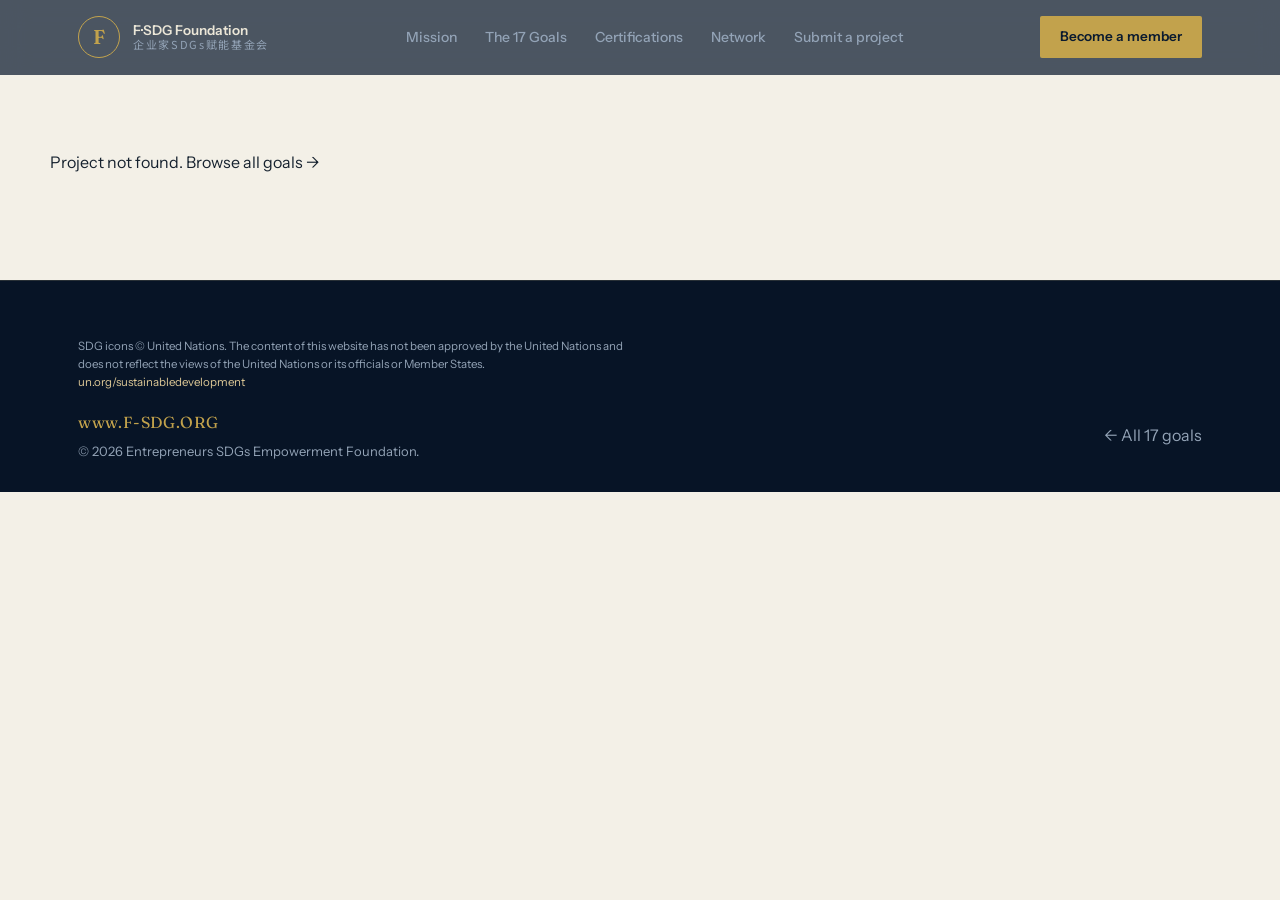
<file: project.html>
<!DOCTYPE html>
<html lang="en">
<head>
<meta charset="UTF-8">
<meta name="viewport" content="width=device-width, initial-scale=1.0">
<title>Project · F-SDG Foundation</title>
<meta name="description" content="A Foundation project: description, indicators, and ways to take part.">
<link rel="preconnect" href="https://fonts.googleapis.com">
<link rel="preconnect" href="https://fonts.gstatic.com" crossorigin>
<link href="https://fonts.googleapis.com/css2?family=Fraunces:ital,opsz,wght@0,9..144,400;0,9..144,500;0,9..144,600;1,9..144,400&family=Instrument+Sans:wght@400;500;600&family=Noto+Serif+SC:wght@400;500;600&family=Noto+Sans+SC:wght@300;400;500&display=swap" rel="stylesheet">
<link href="styles.css" rel="stylesheet">
</head>
<body data-render="project-page">

<header class="nav">
  <div class="nav-inner">
    <a class="brand" href="index.html">
      <span class="mono">F</span>
      <span class="bt"><b>F&middot;SDG&nbsp;Foundation</b><span>企业家SDGs赋能基金会</span></span>
    </a>
    <nav class="nav-links">
      <a href="index.html#mission">Mission</a>
      <a href="sdgs.html">The 17 Goals</a>
      <a href="certifications.html">Certifications</a>
      <a href="index.html#network">Network</a>
      <a href="submit.html">Submit a project</a>
    </nav>
    <a class="nav-cta" href="index.html#membership">Become a member</a>
  </div>
</header>

<div id="project-root">
  <section class="sdg-hero" id="project-hero"><!-- rendered --></section>

  <section class="band band-paper">
    <div class="wrap">
      <div class="proj-detail">
        <div class="proj-body" id="project-body"><!-- rendered --></div>
        <aside class="facts" id="project-facts"><!-- rendered --></aside>
      </div>
    </div>
  </section>
</div>

<footer>
  <div class="wrap" style="padding-bottom:18px">
    <p style="font-size:11.5px;color:var(--on-ink-mut);max-width:70ch;line-height:1.6">SDG icons &copy; United Nations. The content of this website has not been approved by the United Nations and does not reflect the views of the United Nations or its officials or Member States. <a href="https://www.un.org/sustainabledevelopment" style="color:var(--gold-soft)">un.org/sustainabledevelopment</a></p>
  </div>
  <div class="wrap foot-in">
    <div><a class="dom" href="https://www.f-sdg.org">www.F-SDG.ORG</a>
      <div style="margin-top:6px;font-size:13px">&copy; 2026 Entrepreneurs SDGs Empowerment Foundation.</div></div>
    <div><a href="sdgs.html" style="color:var(--on-ink-mut)">&larr; All 17 goals</a></div>
  </div>
</footer>

<script src="sdg-icons.js"></script>
<script src="sdg-data.js"></script>
<script src="app.js"></script>
</body>
</html>
</file>
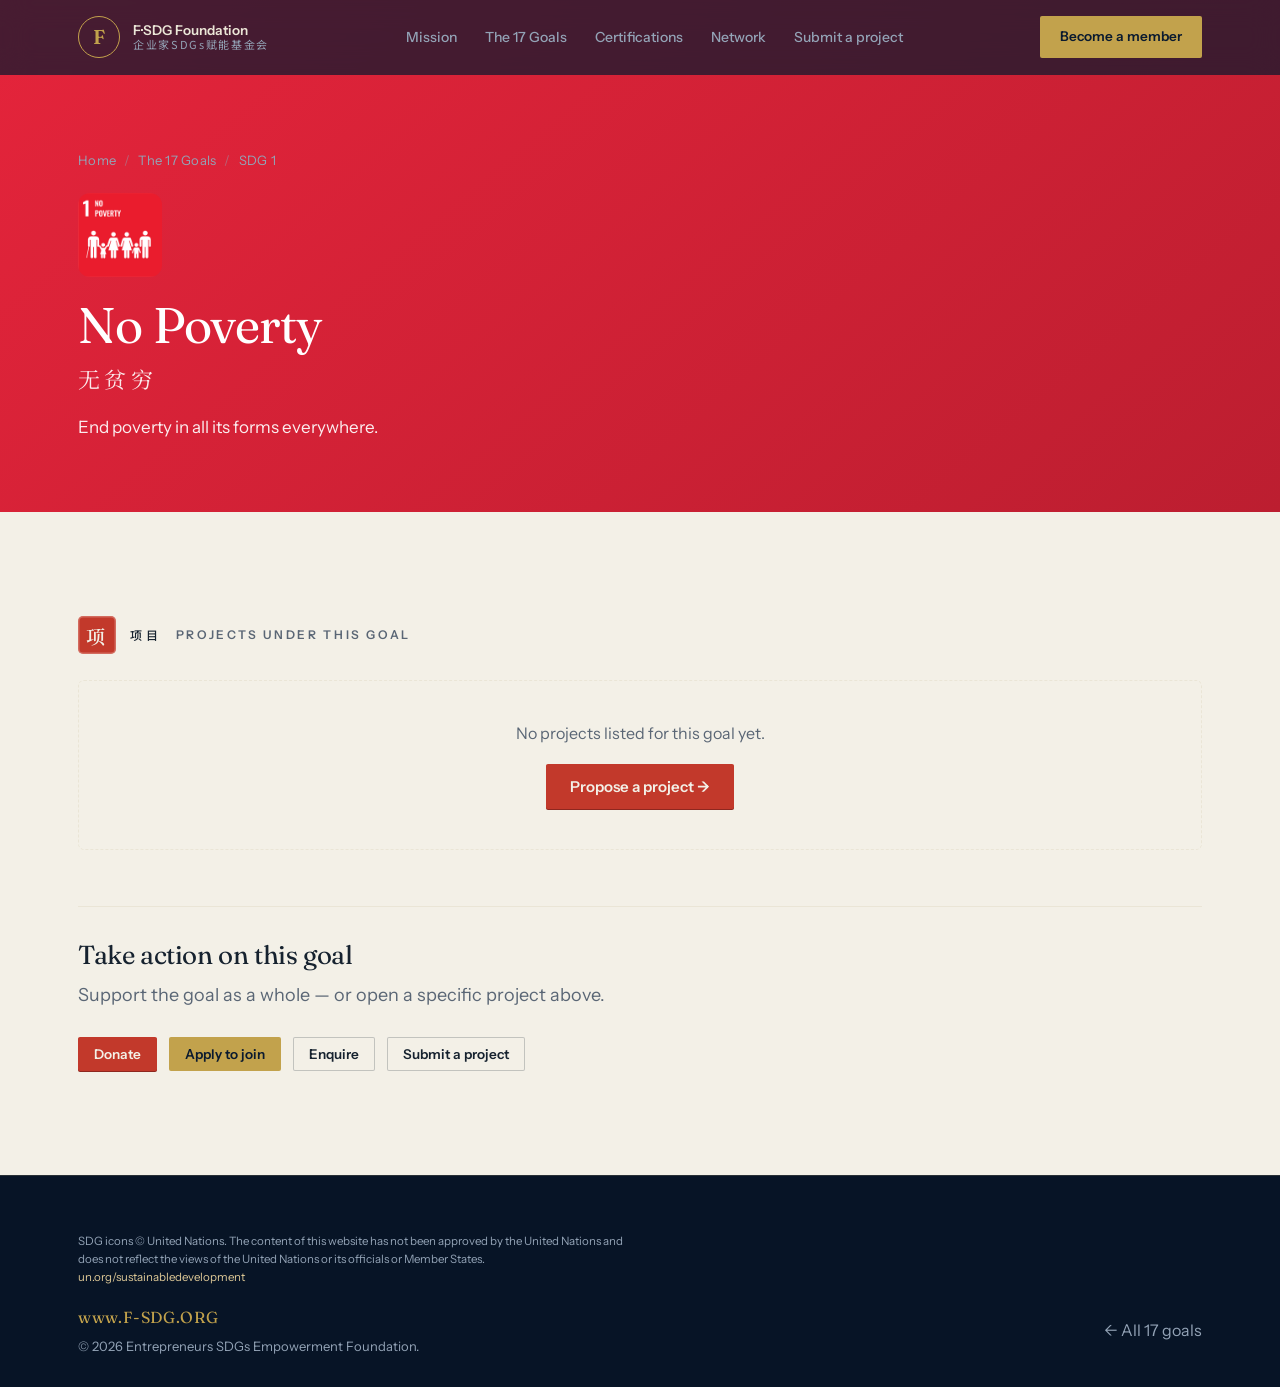
<file: sdg.html>
<!DOCTYPE html>
<html lang="en">
<head>
<meta charset="UTF-8">
<meta name="viewport" content="width=device-width, initial-scale=1.0">
<title>SDG · F-SDG Foundation</title>
<meta name="description" content="A Sustainable Development Goal and the Foundation's projects under it.">
<link rel="preconnect" href="https://fonts.googleapis.com">
<link rel="preconnect" href="https://fonts.gstatic.com" crossorigin>
<link href="https://fonts.googleapis.com/css2?family=Fraunces:ital,opsz,wght@0,9..144,400;0,9..144,500;0,9..144,600;1,9..144,400&family=Instrument+Sans:wght@400;500;600&family=Noto+Serif+SC:wght@400;500;600&family=Noto+Sans+SC:wght@300;400;500&display=swap" rel="stylesheet">
<link href="styles.css" rel="stylesheet">
</head>
<body data-render="sdg-page">

<header class="nav">
  <div class="nav-inner">
    <a class="brand" href="index.html">
      <span class="mono">F</span>
      <span class="bt"><b>F&middot;SDG&nbsp;Foundation</b><span>企业家SDGs赋能基金会</span></span>
    </a>
    <nav class="nav-links">
      <a href="index.html#mission">Mission</a>
      <a href="sdgs.html">The 17 Goals</a>
      <a href="certifications.html">Certifications</a>
      <a href="index.html#network">Network</a>
      <a href="submit.html">Submit a project</a>
    </nav>
    <a class="nav-cta" href="index.html#membership">Become a member</a>
  </div>
</header>

<div id="sdg-root">
  <section class="sdg-hero" id="sdg-hero"><!-- rendered --></section>

  <section class="band band-paper" id="sdg-accent">
    <div class="wrap">
      <div class="eyebrow" style="margin-bottom:26px"><span class="seal">项</span><span class="zh">项目</span><span class="en">Projects under this goal</span></div>
      <div id="sdg-projects"><!-- rendered --></div>

      <div style="margin-top:56px;border-top:1px solid var(--paper-2);padding-top:34px">
        <h2 class="sec-title" style="font-size:26px">Take action on this goal</h2>
        <p class="sec-lead" style="margin-top:12px">Support the goal as a whole — or open a specific project above.</p>
        <div class="actions" id="sdg-actions"><!-- rendered --></div>
      </div>
    </div>
  </section>
</div>

<footer>
  <div class="wrap" style="padding-bottom:18px">
    <p style="font-size:11.5px;color:var(--on-ink-mut);max-width:70ch;line-height:1.6">SDG icons &copy; United Nations. The content of this website has not been approved by the United Nations and does not reflect the views of the United Nations or its officials or Member States. <a href="https://www.un.org/sustainabledevelopment" style="color:var(--gold-soft)">un.org/sustainabledevelopment</a></p>
  </div>
  <div class="wrap foot-in">
    <div><a class="dom" href="https://www.f-sdg.org">www.F-SDG.ORG</a>
      <div style="margin-top:6px;font-size:13px">&copy; 2026 Entrepreneurs SDGs Empowerment Foundation.</div></div>
    <div><a href="sdgs.html" style="color:var(--on-ink-mut)">&larr; All 17 goals</a></div>
  </div>
</footer>

<script src="sdg-icons.js"></script>
<script src="sdg-data.js"></script>
<script src="app.js"></script>
</body>
</html>
</file>
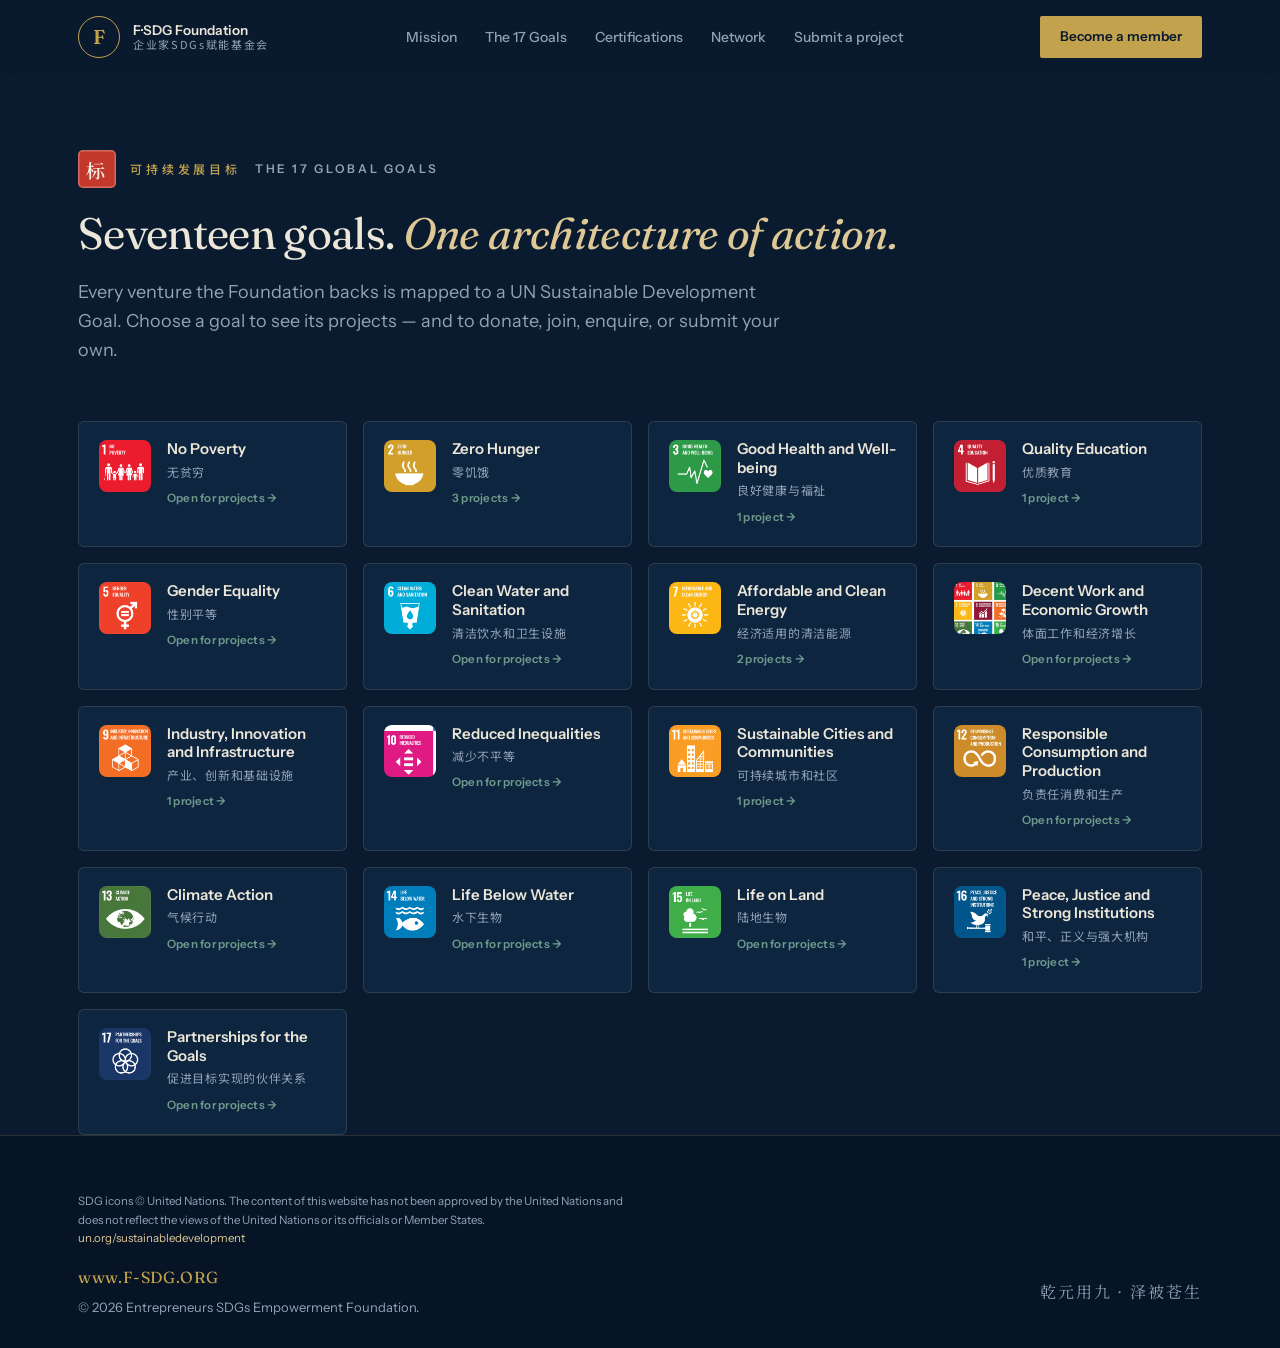
<file: sdgs.html>
<!DOCTYPE html>
<html lang="en">
<head>
<meta charset="UTF-8">
<meta name="viewport" content="width=device-width, initial-scale=1.0">
<title>The 17 Global Goals · F-SDG Foundation</title>
<meta name="description" content="Browse all seventeen UN Sustainable Development Goals and the Foundation's projects under each.">
<link rel="preconnect" href="https://fonts.googleapis.com">
<link rel="preconnect" href="https://fonts.gstatic.com" crossorigin>
<link href="https://fonts.googleapis.com/css2?family=Fraunces:ital,opsz,wght@0,9..144,400;0,9..144,500;0,9..144,600;1,9..144,400&family=Instrument+Sans:wght@400;500;600&family=Noto+Serif+SC:wght@400;500;600&family=Noto+Sans+SC:wght@300;400;500&display=swap" rel="stylesheet">
<link href="styles.css" rel="stylesheet">
</head>
<body data-render="sdg-grid">

<header class="nav">
  <div class="nav-inner">
    <a class="brand" href="index.html">
      <span class="mono">F</span>
      <span class="bt"><b>F&middot;SDG&nbsp;Foundation</b><span>企业家SDGs赋能基金会</span></span>
    </a>
    <nav class="nav-links">
      <a href="index.html#mission">Mission</a>
      <a href="sdgs.html">The 17 Goals</a>
      <a href="certifications.html">Certifications</a>
      <a href="index.html#network">Network</a>
      <a href="submit.html">Submit a project</a>
    </nav>
    <a class="nav-cta" href="index.html#membership">Become a member</a>
  </div>
</header>

<section class="band-ink on-dark pagetop" style="padding-bottom:36px">
  <div class="wrap">
    <div class="eyebrow"><span class="seal">标</span><span class="zh" style="color:var(--gold)">可持续发展目标</span><span class="en">The 17 Global Goals</span></div>
    <h2 class="sec-title" style="margin-top:22px">Seventeen goals. <em>One architecture of action.</em></h2>
    <p class="sec-lead">Every venture the Foundation backs is mapped to a UN Sustainable Development Goal. Choose a goal to see its projects — and to donate, join, enquire, or submit your own.</p>
  </div>
</section>

<section class="band-ink on-dark" style="padding-top:8px">
  <div class="wrap">
    <div class="sdg-grid" id="sdg-grid"><!-- rendered by app.js --></div>
  </div>
</section>

<footer>
  <div class="wrap" style="padding-bottom:18px">
    <p style="font-size:11.5px;color:var(--on-ink-mut);max-width:70ch;line-height:1.6">SDG icons &copy; United Nations. The content of this website has not been approved by the United Nations and does not reflect the views of the United Nations or its officials or Member States. <a href="https://www.un.org/sustainabledevelopment" style="color:var(--gold-soft)">un.org/sustainabledevelopment</a></p>
  </div>
  <div class="wrap foot-in">
    <div><a class="dom" href="https://www.f-sdg.org">www.F-SDG.ORG</a>
      <div style="margin-top:6px;font-size:13px">&copy; 2026 Entrepreneurs SDGs Empowerment Foundation.</div></div>
    <div style="font-family:var(--cjk-serif);letter-spacing:.12em">乾元用九 &middot; 泽被苍生</div>
  </div>
</footer>

<script src="sdg-icons.js"></script>
<script src="sdg-data.js"></script>
<script src="app.js"></script>
</body>
</html>
</file>
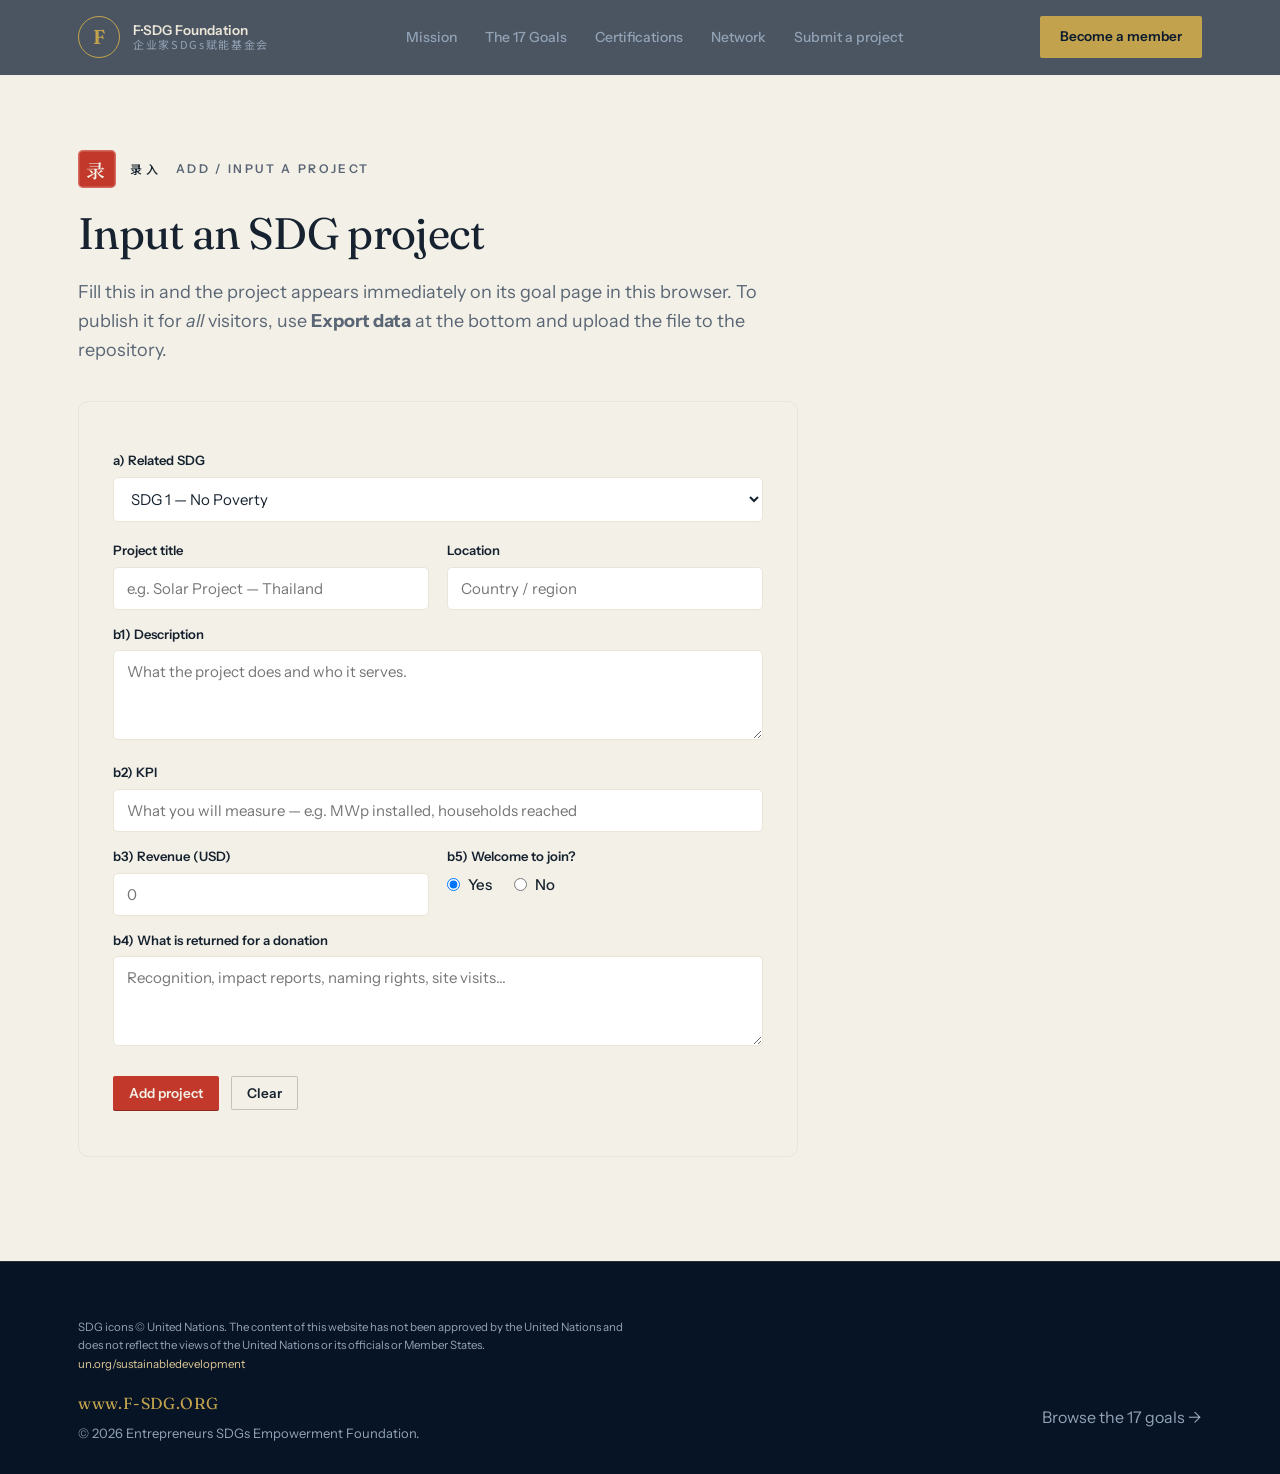
<file: submit.html>
<!DOCTYPE html>
<html lang="en">
<head>
<meta charset="UTF-8">
<meta name="viewport" content="width=device-width, initial-scale=1.0">
<title>Add a project · F-SDG Foundation</title>
<meta name="description" content="Input an SDG project. It appears instantly on its goal page; export to publish for everyone.">
<link rel="preconnect" href="https://fonts.googleapis.com">
<link rel="preconnect" href="https://fonts.gstatic.com" crossorigin>
<link href="https://fonts.googleapis.com/css2?family=Fraunces:ital,opsz,wght@0,9..144,400;0,9..144,500;0,9..144,600;1,9..144,400&family=Instrument+Sans:wght@400;500;600&family=Noto+Serif+SC:wght@400;500;600&family=Noto+Sans+SC:wght@300;400;500&display=swap" rel="stylesheet">
<link href="styles.css" rel="stylesheet">
<style>
  .form-card{background:var(--paper);border:1px solid var(--paper-2);border-radius:10px;padding:34px;max-width:720px}
  .grid2{display:grid;grid-template-columns:1fr 1fr;gap:18px}
  @media(max-width:560px){.grid2{grid-template-columns:1fr}}
  .yn{display:flex;gap:22px;margin-top:6px}
  .yn label{display:flex;align-items:center;gap:8px;font-weight:500;font-size:15px}
  .added{margin-top:26px}
  .added-item{display:flex;justify-content:space-between;align-items:center;gap:12px;background:var(--paper);border:1px solid var(--paper-2);border-radius:6px;padding:12px 16px;margin-bottom:8px;font-size:14px}
  .added-item a{color:var(--cinnabar);font-weight:600}
  .toolbar{display:flex;flex-wrap:wrap;gap:12px;margin-top:22px}
</style>
</head>
<body>

<header class="nav">
  <div class="nav-inner">
    <a class="brand" href="index.html">
      <span class="mono">F</span>
      <span class="bt"><b>F&middot;SDG&nbsp;Foundation</b><span>企业家SDGs赋能基金会</span></span>
    </a>
    <nav class="nav-links">
      <a href="index.html#mission">Mission</a>
      <a href="sdgs.html">The 17 Goals</a>
      <a href="certifications.html">Certifications</a>
      <a href="index.html#network">Network</a>
      <a href="submit.html">Submit a project</a>
    </nav>
    <a class="nav-cta" href="index.html#membership">Become a member</a>
  </div>
</header>

<section class="band band-paper pagetop">
  <div class="wrap">
    <div class="eyebrow" style="margin-bottom:22px"><span class="seal">录</span><span class="zh">录入</span><span class="en">Add / input a project</span></div>
    <h2 class="sec-title">Input an SDG project</h2>
    <p class="sec-lead">Fill this in and the project appears immediately on its goal page in this browser. To publish it for <em>all</em> visitors, use <b>Export data</b> at the bottom and upload the file to the repository.</p>

    <div class="form-card" style="margin-top:36px">
      <form id="proj-form">
        <label class="fl">a) Related SDG</label>
        <select class="inp" name="sdg" id="sdg-select" required></select>

        <div class="grid2" style="margin-top:4px">
          <div><label class="fl">Project title</label><input class="inp" name="title" required placeholder="e.g. Solar Project — Thailand"></div>
          <div><label class="fl">Location</label><input class="inp" name="location" placeholder="Country / region"></div>
        </div>

        <label class="fl">b1) Description</label>
        <textarea class="inp" name="description" required placeholder="What the project does and who it serves."></textarea>

        <label class="fl">b2) KPI</label>
        <input class="inp" name="kpi" placeholder="What you will measure — e.g. MWp installed, households reached">

        <div class="grid2">
          <div><label class="fl">b3) Revenue (USD)</label><input class="inp" name="revenue" type="number" min="0" placeholder="0"></div>
          <div><label class="fl">b5) Welcome to join?</label>
            <div class="yn">
              <label><input type="radio" name="welcome" value="yes" checked> Yes</label>
              <label><input type="radio" name="welcome" value="no"> No</label>
            </div>
          </div>
        </div>

        <label class="fl">b4) What is returned for a donation</label>
        <textarea class="inp" name="donationReturn" placeholder="Recognition, impact reports, naming rights, site visits…"></textarea>

        <div class="toolbar">
          <button type="submit" class="btn btn-primary btn-sm">Add project</button>
          <button type="reset" class="btn btn-ghost btn-sm">Clear</button>
        </div>
        <div class="note" id="form-note"></div>
      </form>
    </div>

    <div class="added" id="added-wrap" style="display:none">
      <h2 class="sec-title" style="font-size:24px;margin-top:44px">Projects you've added in this browser</h2>
      <p class="sec-lead" style="margin-top:8px;margin-bottom:18px">These are stored locally. Export and upload to make them permanent for everyone.</p>
      <div id="added-list"></div>
      <div class="toolbar">
        <button class="btn btn-gold btn-sm" onclick="SDG.exportDataFile()">Export data (download seed-projects.js)</button>
        <button class="btn btn-ghost btn-sm" onclick="if(confirm('Clear all locally-added projects?')){localStorage.removeItem('fsdg_projects_v1');location.reload();}">Clear local additions</button>
      </div>
      <p class="note">To publish: open <b>sdg-data.js</b>, replace its <code>window.SEED_PROJECTS = [ … ]</code> block with the contents of the downloaded <b>seed-projects.js</b>, then re-upload <b>sdg-data.js</b> to the GitHub repo.</p>
    </div>
  </div>
</section>

<footer>
  <div class="wrap" style="padding-bottom:18px">
    <p style="font-size:11.5px;color:var(--on-ink-mut);max-width:70ch;line-height:1.6">SDG icons &copy; United Nations. The content of this website has not been approved by the United Nations and does not reflect the views of the United Nations or its officials or Member States. <a href="https://www.un.org/sustainabledevelopment" style="color:var(--gold-soft)">un.org/sustainabledevelopment</a></p>
  </div>
  <div class="wrap foot-in">
    <div><a class="dom" href="https://www.f-sdg.org">www.F-SDG.ORG</a>
      <div style="margin-top:6px;font-size:13px">&copy; 2026 Entrepreneurs SDGs Empowerment Foundation.</div></div>
    <div><a href="sdgs.html" style="color:var(--on-ink-mut)">Browse the 17 goals &rarr;</a></div>
  </div>
</footer>

<script src="sdg-data.js"></script>
<script src="app.js"></script>
<script>
  // populate SDG dropdown
  document.getElementById("sdg-select").innerHTML = SDG_META.map(function(m){
    return '<option value="'+m.n+'">SDG '+m.n+' — '+m.name+'</option>';
  }).join("");

  function renderAdded(){
    var local = SDG.loadLocal();
    var wrap = document.getElementById("added-wrap");
    if(local.length===0){ wrap.style.display="none"; return; }
    wrap.style.display="block";
    document.getElementById("added-list").innerHTML = local.map(function(p){
      return '<div class="added-item"><span><b>SDG '+p.sdg+'</b> — '+FSDG.esc(p.title)+' <span style="color:var(--muted)">('+FSDG.esc(p.location||"—")+')</span></span>'+
        '<a href="sdg.html?n='+p.sdg+'">view on goal page &rarr;</a></div>';
    }).join("");
  }

  document.getElementById("proj-form").addEventListener("submit", function(e){
    e.preventDefault();
    var f = e.target, d = {};
    new FormData(f).forEach(function(v,k){ d[k]=v; });
    var saved = SDG.addLocal({
      sdg:Number(d.sdg), title:d.title, location:d.location||"",
      description:d.description||"", kpi:d.kpi||"",
      revenue:Number(d.revenue||0), donationReturn:d.donationReturn||"",
      welcome:(d.welcome==="yes")
    });
    var note = document.getElementById("form-note");
    if(saved){
      note.innerHTML = '<div class="ok-msg">Added! It now appears on <a href="sdg.html?n='+saved.sdg+'" style="color:var(--jade);font-weight:600">SDG '+saved.sdg+'\u2019s page</a>. Remember to Export to publish for everyone.</div>';
      f.reset(); renderAdded();
    } else {
      note.innerHTML = '<div class="note" style="color:var(--cinnabar)">Could not save locally (browser storage blocked).</div>';
    }
  });

  renderAdded();
</script>
</body>
</html>
</file>
<file: styles.css>
/* =====================================================================
   F-SDG.ORG — shared styles (matches the main site design system)
   ===================================================================== */
:root{
  --ink:#0A1A2F; --ink-2:#0E2540; --ink-line:rgba(210,190,140,.16);
  --paper:#F3F0E7; --paper-2:#EAE5D6;
  --cinnabar:#C2392B; --cinnabar-deep:#8E271F;
  --gold:#C2A24C; --gold-soft:#DDC896;
  --jade:#356A5B; --jade-soft:#6E9A8C;
  --text:#16222F; --muted:#5A6675;
  --on-ink:#EBE6D7; --on-ink-mut:#93A3B6;
  --serif:"Fraunces",Georgia,serif;
  --cjk-serif:"Noto Serif SC",var(--serif);
  --sans:"Instrument Sans",-apple-system,BlinkMacSystemFont,"Segoe UI",sans-serif;
  --cjk-sans:"Noto Sans SC",var(--sans);
  --wrap:1180px;
}
*{box-sizing:border-box;margin:0;padding:0}
html{scroll-behavior:smooth}
body{font-family:var(--sans);background:var(--paper);color:var(--text);-webkit-font-smoothing:antialiased;text-rendering:optimizeLegibility;line-height:1.6}
::selection{background:var(--cinnabar);color:var(--paper)}
a{color:inherit;text-decoration:none}
img,svg{display:block}
.wrap{max-width:var(--wrap);margin:0 auto;padding:0 28px}

/* eyebrow + seal */
.seal{display:inline-flex;align-items:center;justify-content:center;width:38px;height:38px;flex:none;background:var(--cinnabar);color:var(--paper);font-family:var(--cjk-serif);font-weight:600;font-size:19px;border-radius:5px;box-shadow:inset 0 0 0 1.5px rgba(255,240,230,.28);line-height:1;padding-top:1px}
.eyebrow{display:flex;align-items:center;gap:14px;font-family:var(--sans);font-size:12px;font-weight:600;letter-spacing:.22em;text-transform:uppercase}
.eyebrow .zh{font-family:var(--cjk-sans);letter-spacing:.32em;font-weight:500}
.eyebrow .en{color:var(--muted)}
.on-dark .eyebrow .en{color:var(--on-ink-mut)}

/* nav */
header.nav{position:fixed;top:0;left:0;right:0;z-index:60;background:rgba(10,26,47,.72);backdrop-filter:blur(14px);-webkit-backdrop-filter:blur(14px);border-bottom:1px solid transparent;transition:background .4s,border-color .4s,padding .4s}
header.nav.scrolled{background:rgba(8,20,37,.94);border-bottom-color:var(--ink-line)}
.nav-inner{max-width:var(--wrap);margin:0 auto;padding:16px 28px;display:flex;align-items:center;justify-content:space-between;gap:24px}
.brand{display:flex;align-items:center;gap:13px;color:var(--on-ink)}
.brand .mono{font-family:var(--serif);font-weight:600;font-size:20px;width:42px;height:42px;flex:none;display:flex;align-items:center;justify-content:center;border:1px solid var(--gold);color:var(--gold);border-radius:50%}
.brand .bt{display:flex;flex-direction:column;line-height:1.15}
.brand .bt b{font-family:var(--sans);font-weight:600;font-size:13.5px}
.brand .bt span{font-family:var(--cjk-sans);font-size:11px;color:var(--on-ink-mut);letter-spacing:.15em}
.nav-links{display:flex;align-items:center;gap:28px}
.nav-links a{color:var(--on-ink-mut);font-size:14px;font-weight:500;transition:color .2s}
.nav-links a:hover{color:var(--on-ink)}
.nav-cta{font-size:13.5px;font-weight:600;color:var(--ink)!important;background:var(--gold);padding:10px 20px;border-radius:2px;transition:background .2s,transform .2s}
.nav-cta:hover{background:var(--gold-soft);transform:translateY(-1px)}

/* buttons */
.btn{display:inline-flex;align-items:center;gap:9px;font-size:15px;font-weight:600;padding:13px 24px;border-radius:2px;transition:transform .2s,background .2s,color .2s,box-shadow .2s;cursor:pointer;border:0;font-family:var(--sans)}
.btn-primary{background:var(--cinnabar);color:var(--paper);box-shadow:0 1px 0 var(--cinnabar-deep)}
.btn-primary:hover{background:#d0402f;transform:translateY(-2px);box-shadow:0 6px 22px rgba(194,57,43,.34)}
.btn-gold{background:var(--gold);color:var(--ink)}
.btn-gold:hover{background:var(--gold-soft);transform:translateY(-2px)}
.btn-ghost{background:transparent;color:var(--text);box-shadow:inset 0 0 0 1px rgba(20,34,47,.22)}
.btn-ghost:hover{box-shadow:inset 0 0 0 1px var(--cinnabar);color:var(--cinnabar);transform:translateY(-2px)}
.on-dark .btn-ghost{color:var(--on-ink);box-shadow:inset 0 0 0 1px var(--ink-line)}
.on-dark .btn-ghost:hover{box-shadow:inset 0 0 0 1px var(--gold);color:var(--gold-soft)}
.btn-sm{padding:9px 16px;font-size:13.5px}

/* section bands */
section{position:relative}
.band{padding:104px 0}
.band-paper{background:var(--paper);color:var(--text)}
.band-ink{background:var(--ink);color:var(--on-ink)}
.pagetop{padding-top:150px}
.sec-title{font-family:var(--serif);font-weight:400;letter-spacing:-.015em;font-size:clamp(28px,3.6vw,44px);line-height:1.08}
.band-ink .sec-title{color:var(--on-ink)}
.sec-title em{font-style:italic;color:var(--cinnabar)}
.band-ink .sec-title em{color:var(--gold-soft)}
.sec-lead{font-size:18px;line-height:1.62;color:var(--muted);margin-top:20px;max-width:60ch}
.band-ink .sec-lead{color:var(--on-ink-mut)}
.crumbs{font-size:13px;color:var(--on-ink-mut);margin-bottom:22px;letter-spacing:.02em}
.crumbs a:hover{color:var(--gold-soft)}
.crumbs .sep{opacity:.5;margin:0 8px}

/* ---------- SDG grid (17 goals) ---------- */
.sdg-grid{display:grid;grid-template-columns:repeat(4,1fr);gap:16px;margin-top:12px}
.sdg-tile{display:flex;gap:16px;align-items:flex-start;background:var(--paper);border:1px solid var(--paper-2);border-radius:6px;padding:18px 20px;transition:transform .25s,box-shadow .25s,border-color .25s}
.band-ink .sdg-tile{background:var(--ink-2);border-color:var(--ink-line)}
.sdg-tile:hover{transform:translateY(-3px);box-shadow:0 12px 30px rgba(10,20,30,.14);border-color:rgba(194,162,76,.5)}
.sdg-num{width:52px;height:52px;flex:none;border-radius:8px;color:#fff;font-family:var(--serif);font-weight:600;font-size:24px;display:flex;align-items:center;justify-content:center;line-height:1}
img.sdg-num.sdg-ico{border-radius:8px;object-fit:cover;background:transparent}
img.badge.badge-ico{width:84px;height:84px;border-radius:12px;object-fit:cover;box-shadow:none;background:transparent}
.sdg-tx b{display:block;font-size:15px;font-weight:600;color:var(--text);line-height:1.25}
.band-ink .sdg-tx b{color:var(--on-ink)}
.sdg-tx .zh{display:block;font-family:var(--cjk-sans);font-size:12px;color:var(--muted);margin-top:3px;letter-spacing:.06em}
.band-ink .sdg-tx .zh{color:var(--on-ink-mut)}
.sdg-tx .cnt{display:inline-block;margin-top:8px;font-size:11.5px;font-weight:600;color:var(--jade);letter-spacing:.02em}
.band-ink .sdg-tx .cnt{color:var(--jade-soft)}

/* ---------- SDG hero (single goal page) ---------- */
.sdg-hero{padding:150px 0 70px;color:#fff;position:relative;overflow:hidden}
.sdg-hero .wrap{position:relative;z-index:2}
.sdg-hero .badge{width:84px;height:84px;border-radius:12px;background:rgba(255,255,255,.16);display:flex;align-items:center;justify-content:center;font-family:var(--serif);font-size:40px;font-weight:600;margin-bottom:22px;box-shadow:inset 0 0 0 2px rgba(255,255,255,.35)}
.sdg-hero h1{font-family:var(--serif);font-weight:400;font-size:clamp(30px,4.4vw,50px);line-height:1.05;letter-spacing:-.015em}
.sdg-hero .zh{font-family:var(--cjk-serif);font-size:clamp(16px,2vw,22px);margin-top:10px;opacity:.9;letter-spacing:.2em}
.sdg-hero .tag{margin-top:18px;font-size:17px;line-height:1.6;max-width:60ch;opacity:.92}

/* ---------- project cards ---------- */
.proj-grid{display:grid;grid-template-columns:repeat(2,1fr);gap:20px;margin-top:8px}
.proj-card{display:flex;flex-direction:column;background:var(--paper);border:1px solid var(--paper-2);border-radius:6px;padding:26px;transition:transform .25s,box-shadow .25s}
.proj-card:hover{transform:translateY(-3px);box-shadow:0 12px 30px rgba(10,20,30,.12)}
.proj-card .loc{font-size:12px;font-weight:600;letter-spacing:.14em;text-transform:uppercase;color:var(--cinnabar)}
.proj-card h3{font-family:var(--serif);font-weight:500;font-size:22px;margin:8px 0 10px;letter-spacing:-.01em}
.proj-card p{font-size:14.5px;line-height:1.6;color:var(--muted);flex:1}
.proj-card .row{display:flex;flex-wrap:wrap;gap:10px;margin-top:18px}
.chip{font-size:12px;font-weight:600;color:var(--jade);background:rgba(53,106,91,.08);border:1px solid rgba(53,106,91,.18);border-radius:2px;padding:5px 11px}
.chip.no{color:var(--muted);background:rgba(90,102,117,.08);border-color:rgba(90,102,117,.18)}
.proj-card .go{margin-top:16px;font-size:13.5px;font-weight:600;color:var(--cinnabar)}
.proj-card .go:hover{color:var(--cinnabar-deep)}

/* empty state */
.empty{border:1px dashed var(--paper-2);border-radius:6px;padding:40px;text-align:center;color:var(--muted)}
.band-ink .empty{border-color:var(--ink-line);color:var(--on-ink-mut)}

/* ---------- project detail ---------- */
.proj-detail{display:grid;grid-template-columns:1.6fr 1fr;gap:48px;margin-top:8px}
.proj-body h2{font-family:var(--serif);font-weight:500;font-size:20px;margin:28px 0 10px}
.proj-body p{font-size:16px;line-height:1.7;color:var(--text)}
.facts{background:var(--paper-2);border-radius:8px;padding:26px;align-self:start;position:sticky;top:110px}
.facts .f{padding:14px 0;border-bottom:1px solid rgba(20,34,47,.1)}
.facts .f:last-child{border-bottom:0}
.facts .f .l{font-size:12px;letter-spacing:.14em;text-transform:uppercase;color:var(--muted);margin-bottom:5px}
.facts .f .v{font-size:16px;font-weight:600;color:var(--text)}
.facts .f .v.rev{font-family:var(--serif);font-size:26px;color:var(--cinnabar)}

/* action bar (donate / join / enquire / submit) */
.actions{display:flex;flex-wrap:wrap;gap:12px;margin-top:26px}

/* ---------- forms / modal ---------- */
.modal-back{position:fixed;inset:0;background:rgba(10,20,37,.6);backdrop-filter:blur(4px);display:none;align-items:center;justify-content:center;z-index:200;padding:24px}
.modal-back.open{display:flex}
.modal{background:var(--paper);border-radius:10px;max-width:520px;width:100%;max-height:88vh;overflow:auto;padding:30px 30px 26px;box-shadow:0 30px 80px rgba(0,0,0,.4)}
.modal h3{font-family:var(--serif);font-weight:500;font-size:24px;margin-bottom:6px}
.modal .sub{font-size:14px;color:var(--muted);margin-bottom:20px}
.modal-close{float:right;background:none;border:0;font-size:22px;line-height:1;cursor:pointer;color:var(--muted)}
label.fl{display:block;font-size:13px;font-weight:600;color:var(--text);margin:14px 0 6px}
.inp,textarea.inp,select.inp{width:100%;font-family:var(--sans);font-size:15px;padding:11px 13px;border:1px solid var(--paper-2);border-radius:5px;background:#fff;color:var(--text)}
.inp:focus{outline:2px solid var(--gold)}
textarea.inp{min-height:90px;resize:vertical}
.form-actions{display:flex;gap:12px;margin-top:22px}
.note{font-size:12.5px;color:var(--muted);margin-top:12px;line-height:1.5}
.ok-msg{background:rgba(53,106,91,.1);border:1px solid rgba(53,106,91,.3);color:var(--jade);border-radius:6px;padding:14px;font-size:14px;margin-top:16px}

/* ---------- footer ---------- */
footer{background:#071426;color:var(--on-ink-mut);padding:56px 0 30px;border-top:1px solid var(--ink-line)}
.foot-in{display:flex;justify-content:space-between;flex-wrap:wrap;gap:24px;align-items:center}
.foot-in .dom{font-family:var(--serif);color:var(--gold);font-size:16px;letter-spacing:.04em}
.foot-in a:hover{color:var(--gold-soft)}

/* ---------- responsive ---------- */
@media(max-width:960px){
  .sdg-grid{grid-template-columns:repeat(2,1fr)}
  .proj-grid,.proj-detail{grid-template-columns:1fr;gap:28px}
  .facts{position:static}
  .nav-links{display:none}
}
@media(max-width:560px){
  .wrap{padding:0 20px}
  .band{padding:74px 0}
  .sdg-grid{grid-template-columns:1fr}
}
@media(prefers-reduced-motion:reduce){
  *{scroll-behavior:auto!important}
  .sdg-tile,.proj-card,.btn{transition:none}
}
</file>
